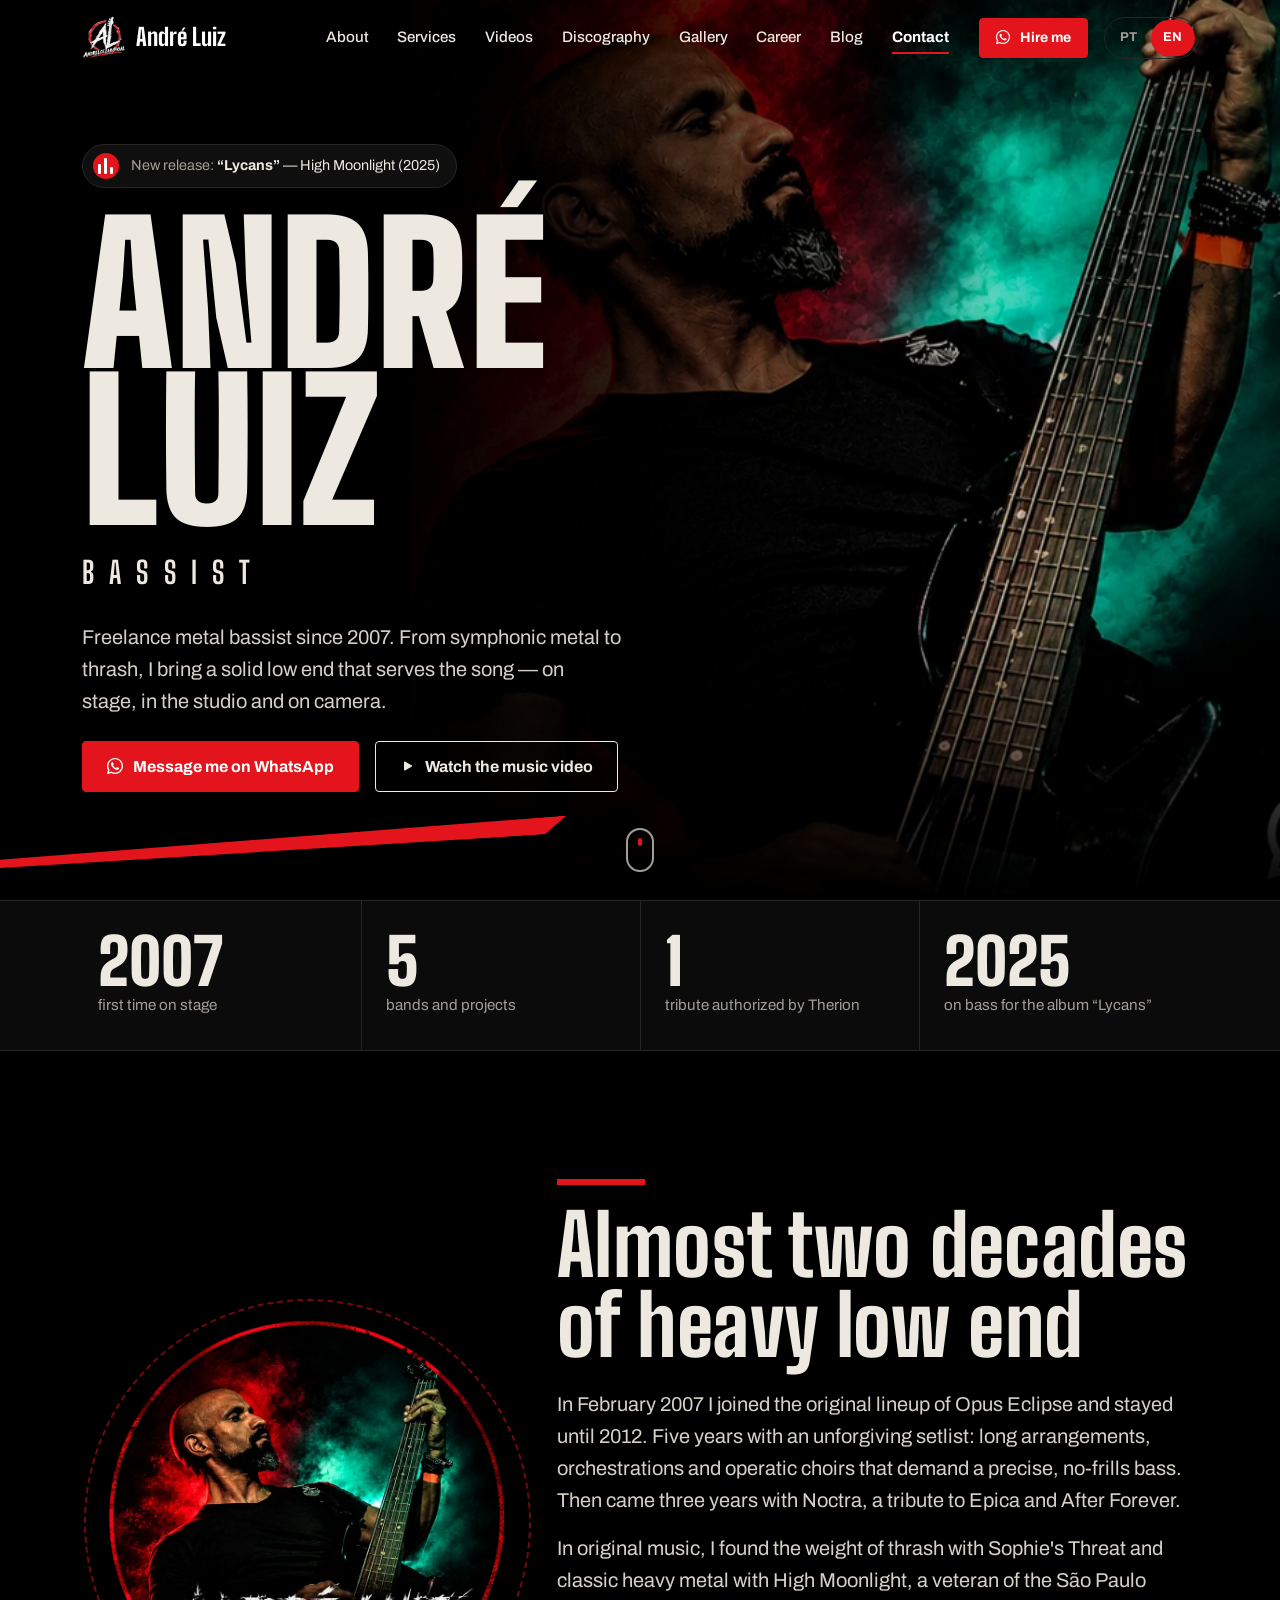
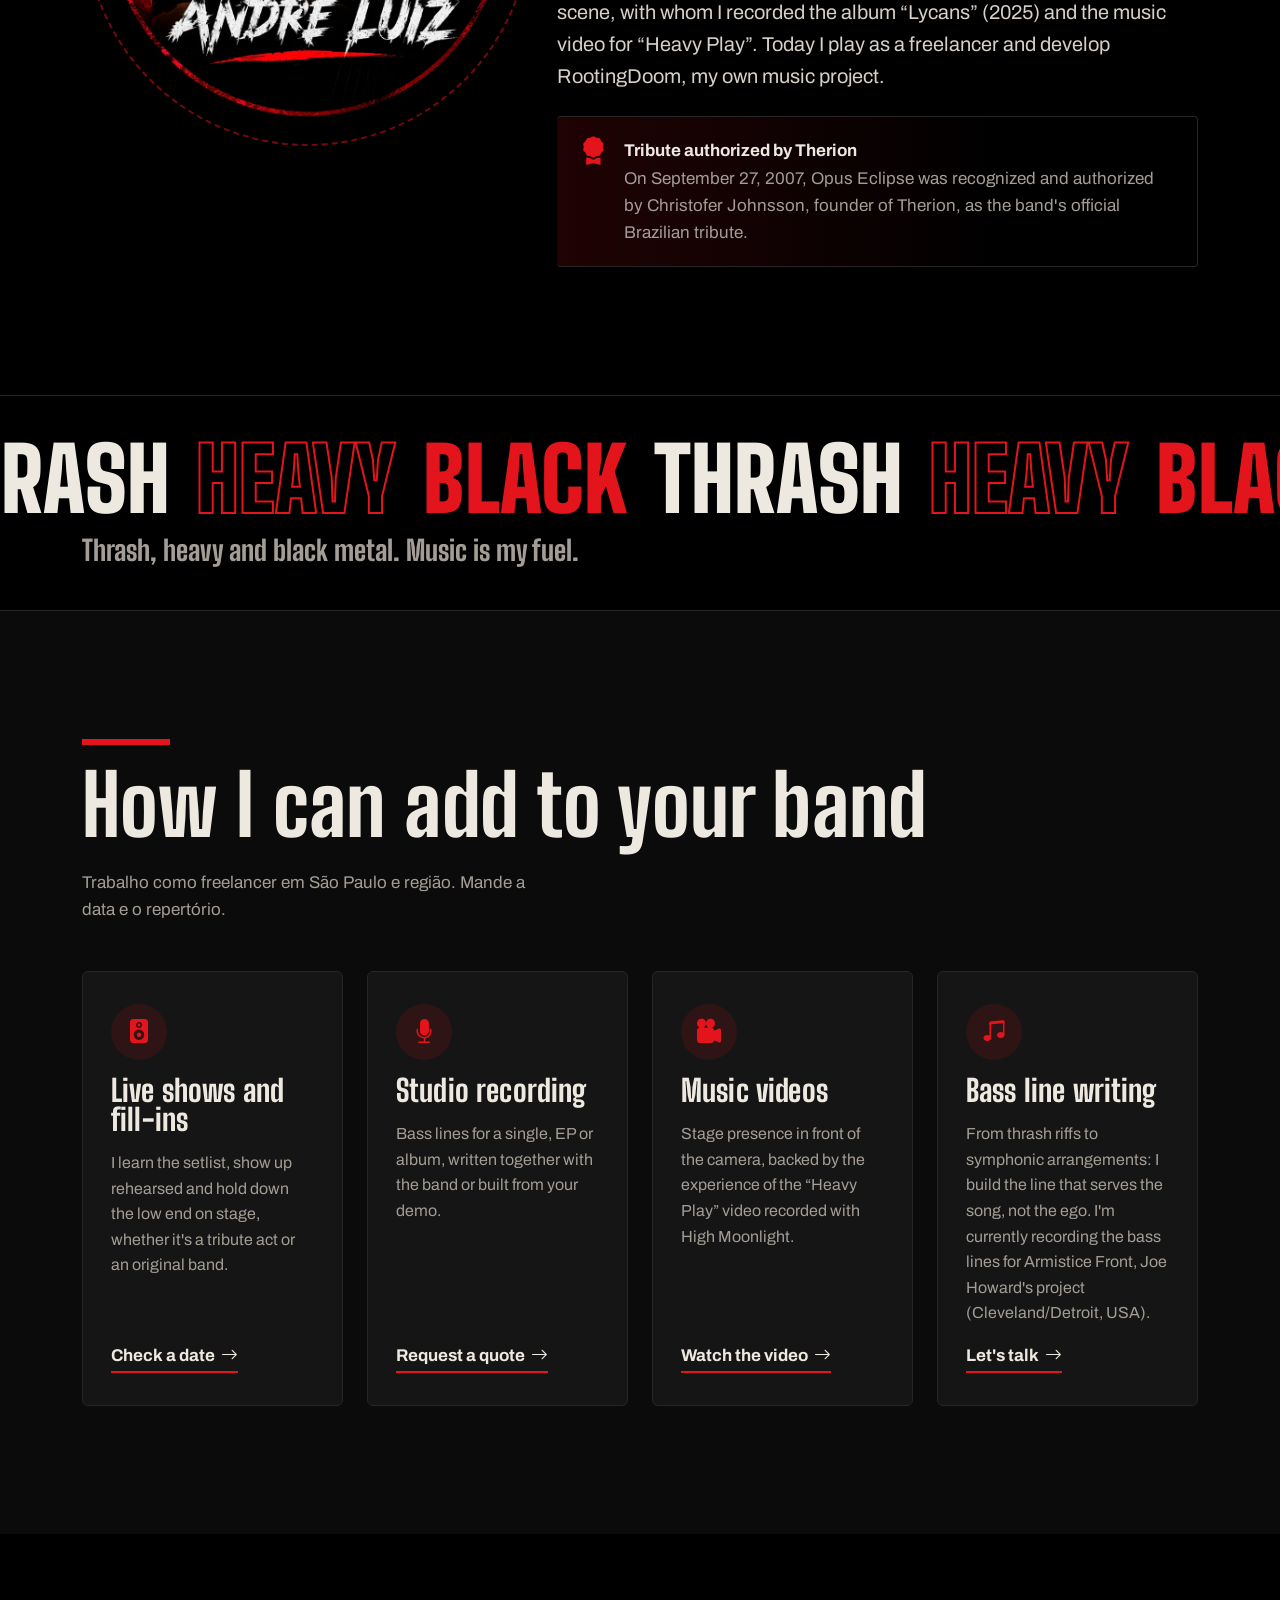
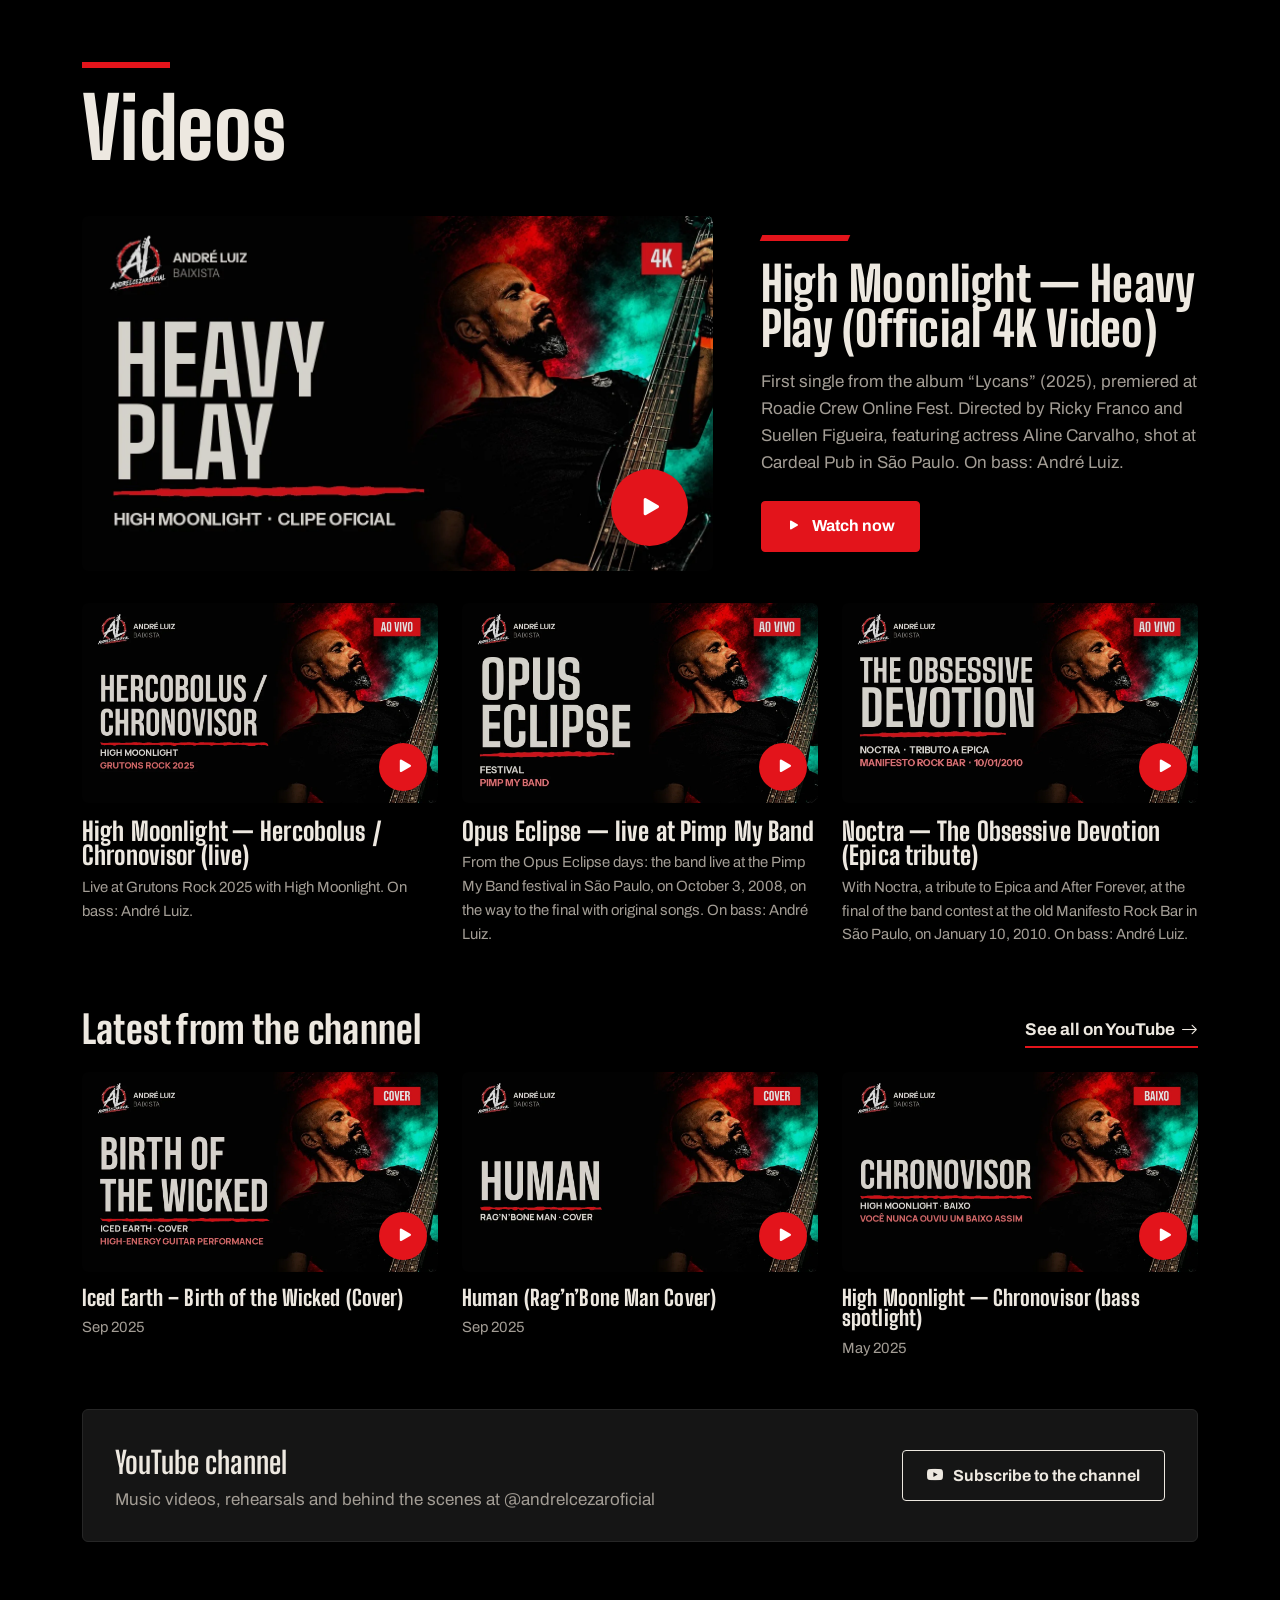
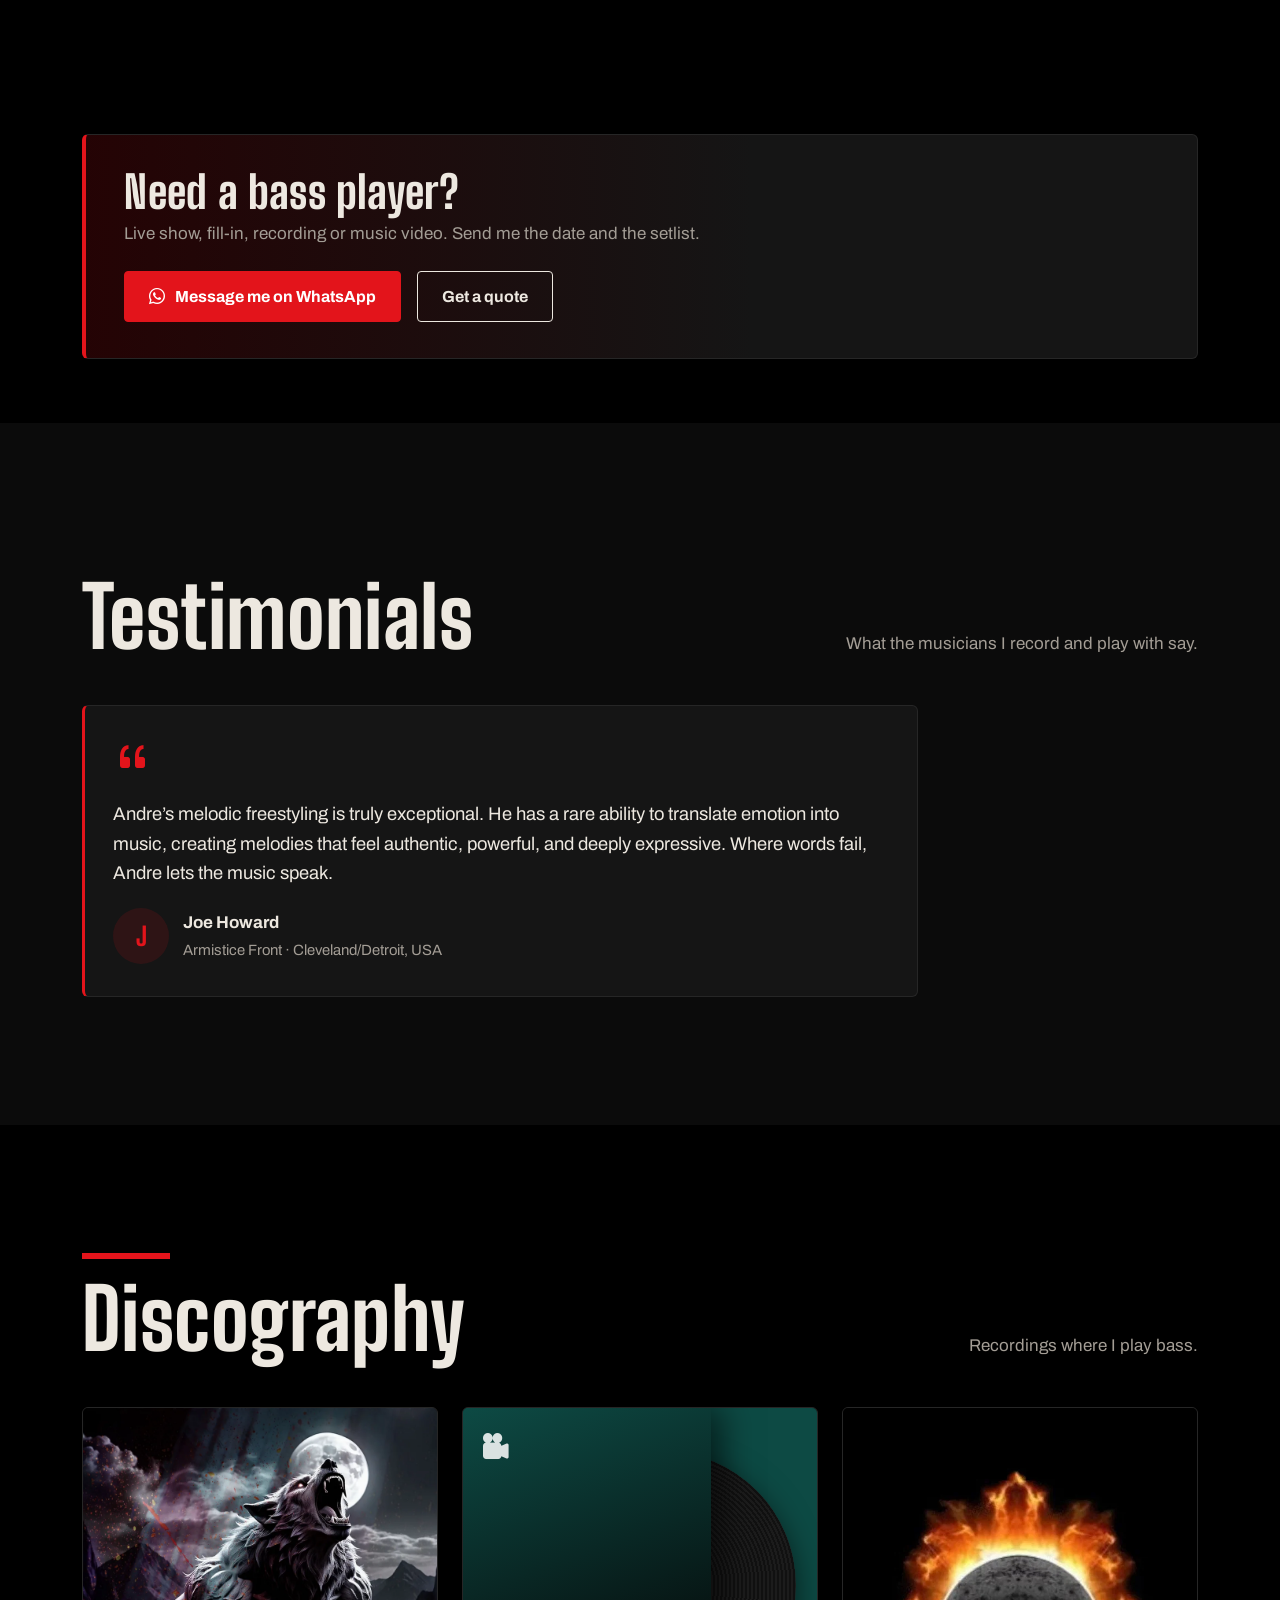
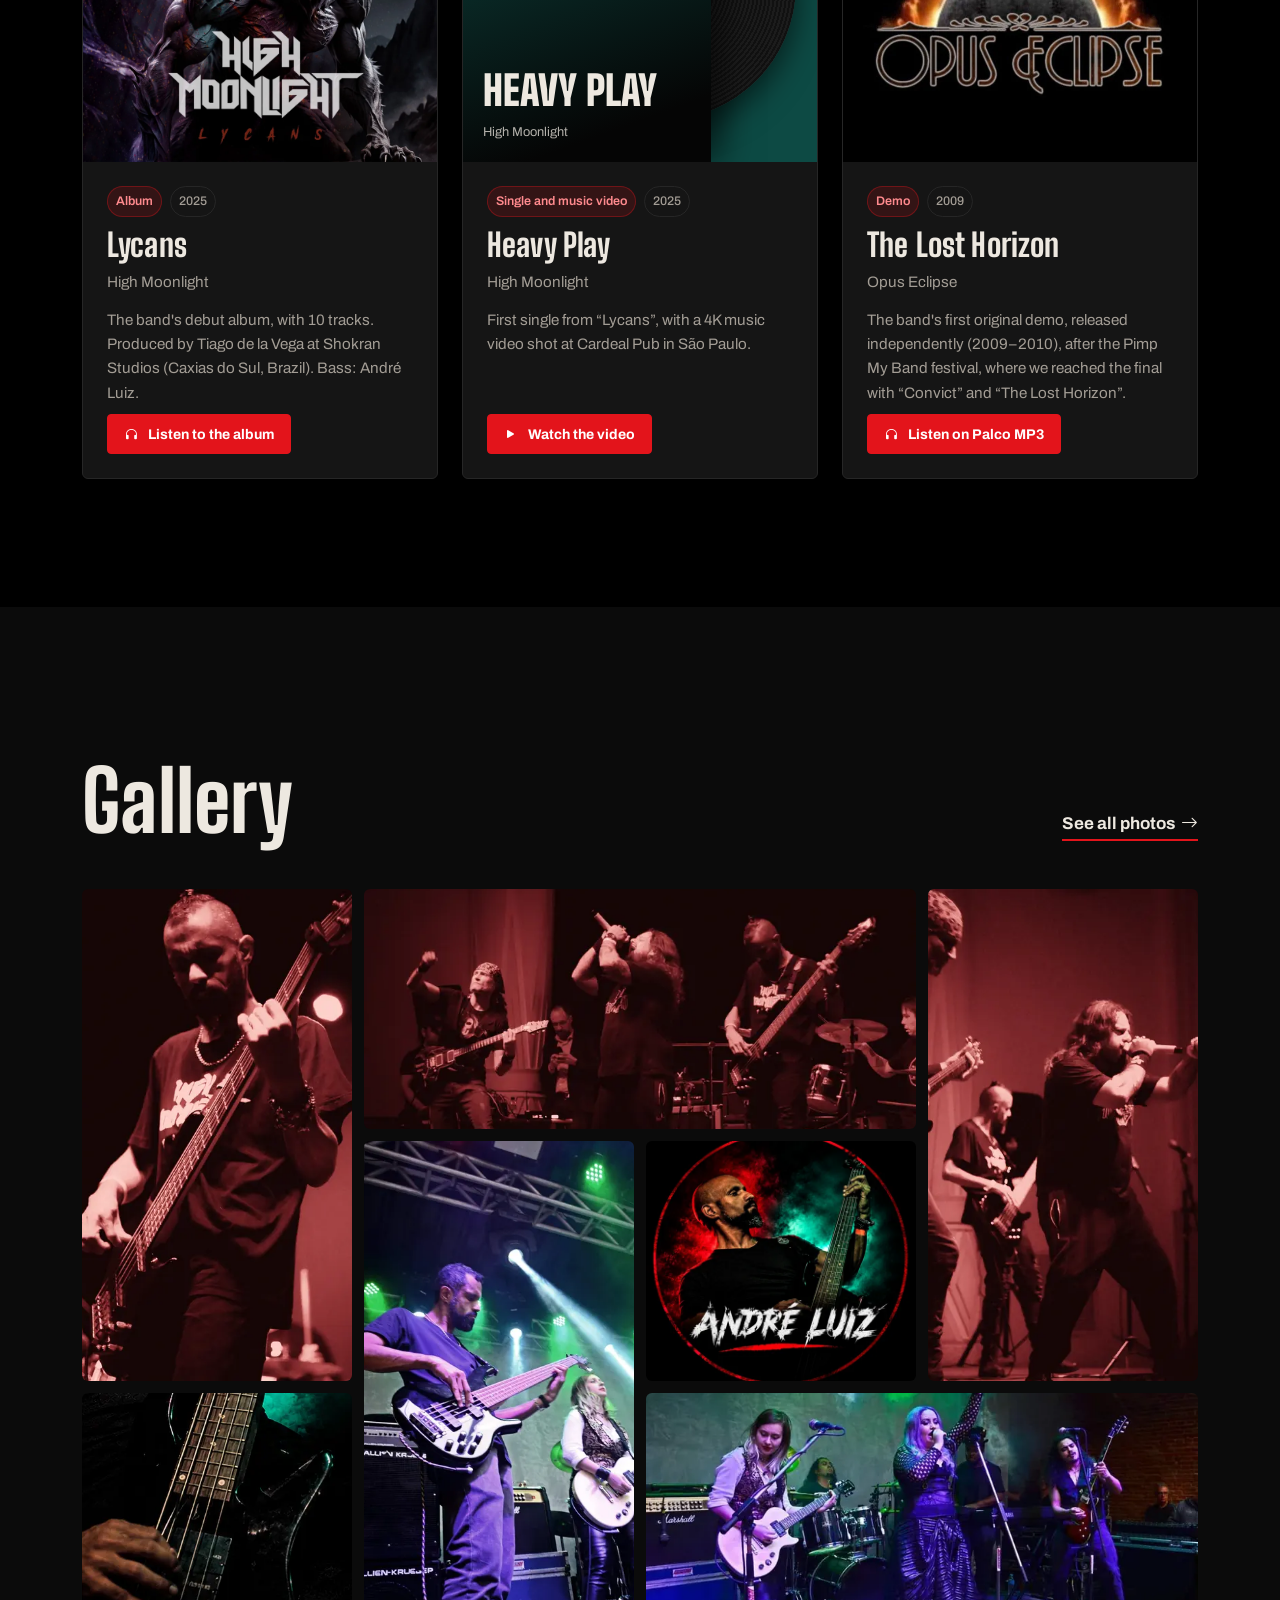
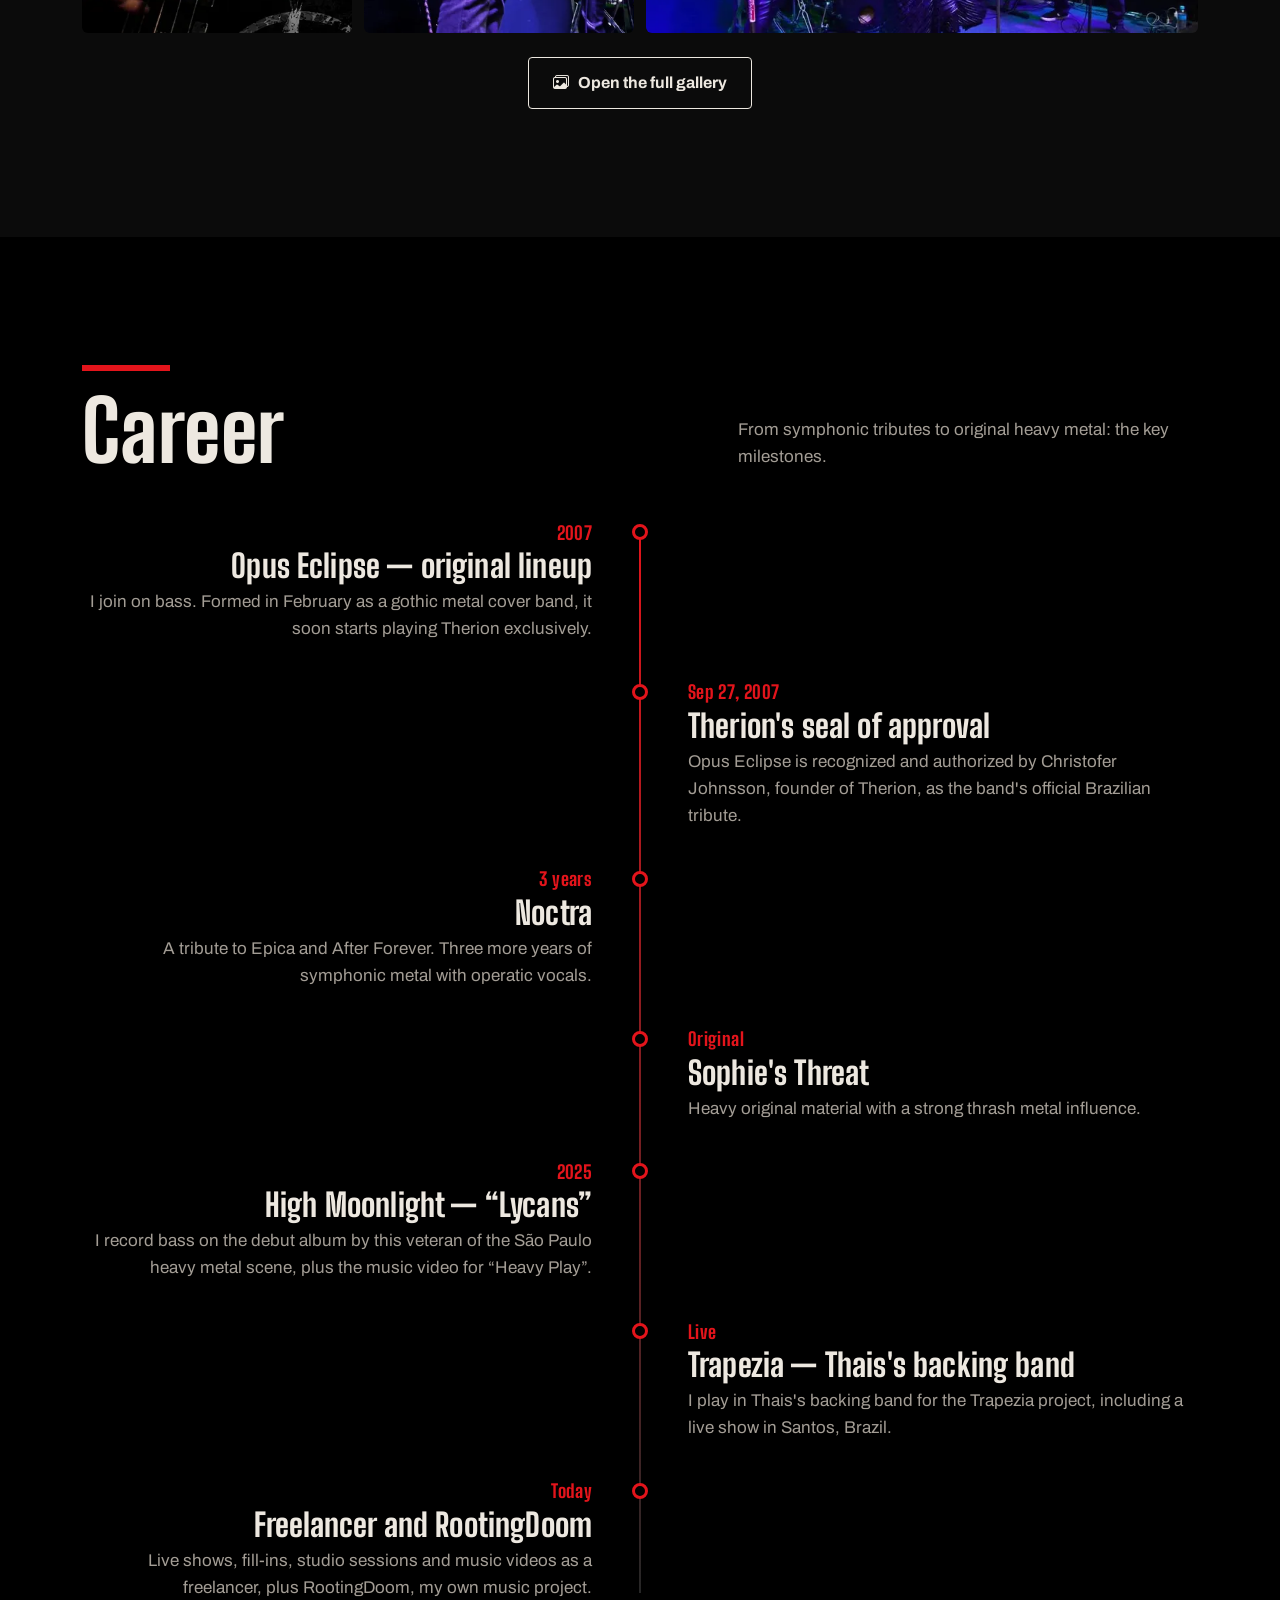
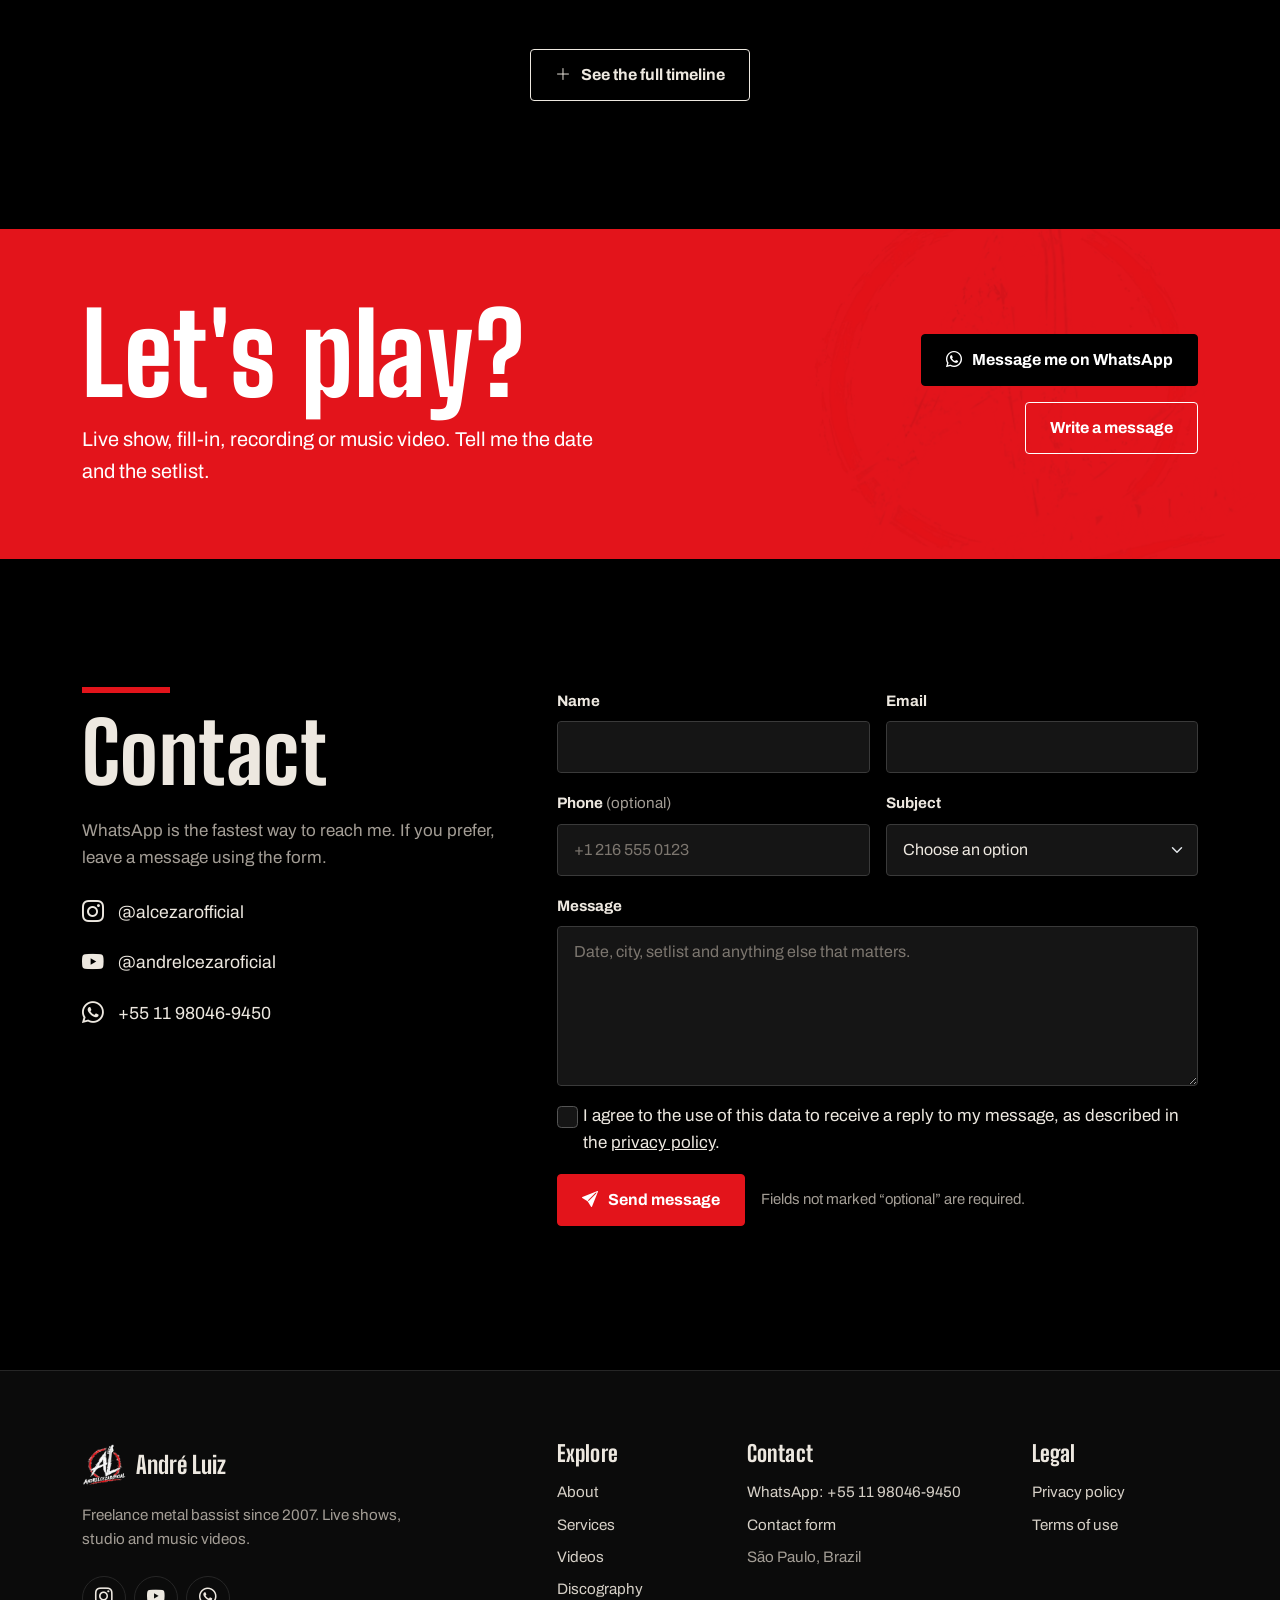
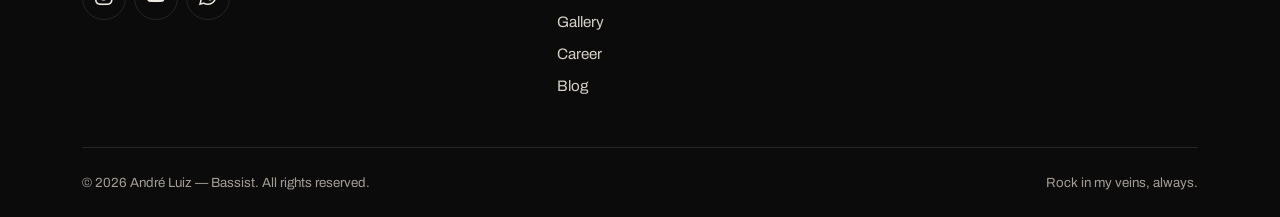
<file: index.html>
<!doctype html>
<html lang="pt-BR" data-bs-theme="dark" class="no-js">
<head>
<meta charset="utf-8">
<meta name="viewport" content="width=device-width, initial-scale=1, viewport-fit=cover">
<script>/* idioma: esconde a página só até a tradução terminar (evita piscar em português) */
(function(){try{var q=new URLSearchParams(location.search).get("lang"),s=null;try{s=localStorage.getItem("al-lang")}catch(e){}var l=q||s||((navigator.language||"").toLowerCase().indexOf("pt")===0?"pt":"en");if(l==="en"){var h=document.documentElement;h.lang="en";h.classList.add("i18n-pendente");setTimeout(function(){h.classList.remove("i18n-pendente")},2500)}}catch(e){}})();</script>
<title>André Luiz — Baixista freelancer de metal | São Paulo</title>
<meta name="description" content="André Luiz, baixista freelancer de metal desde 2007. Baixo no álbum Lycans (High Moonlight), cover autorizado pelo Therion com a Opus Eclipse. Shows, estúdio e videoclipes.">
<meta name="theme-color" content="#000000">
<meta name="referrer" content="strict-origin-when-cross-origin">
<link rel="canonical" href="https://alcezar.com.br/">
<meta property="og:type" content="website">
<meta property="og:locale" content="pt_BR">
<meta property="og:site_name" content="André Luiz — Baixista">
<meta property="og:title" content="André Luiz — Baixista freelancer de metal | São Paulo">
<meta property="og:description" content="André Luiz, baixista freelancer de metal desde 2007. Baixo no álbum Lycans (High Moonlight), cover autorizado pelo Therion com a Opus Eclipse. Shows, estúdio e videoclipes.">
<meta property="og:url" content="https://alcezar.com.br/">
<meta property="og:image" content="https://alcezar.com.br/assets/images/og-image.jpg">
<meta property="og:image:width" content="1200">
<meta property="og:image:height" content="630">
<meta name="twitter:card" content="summary_large_image">
<link rel="icon" type="image/png" href="assets/icons/favicon.png">
<link rel="apple-touch-icon" href="assets/icons/apple-touch-icon.png">
<link rel="stylesheet" href="assets/vendor/bootstrap/bootstrap.min.css">
<link rel="stylesheet" href="assets/vendor/bootstrap-icons/bootstrap-icons.min.css">
<link rel="preconnect" href="https://fonts.googleapis.com">
<link rel="preconnect" href="https://fonts.gstatic.com" crossorigin>
<link rel="stylesheet" href="https://fonts.googleapis.com/css2?family=Archivo:wght@400;500;600;700&family=Big+Shoulders+Display:wght@700;800;900&display=swap">
<link rel="stylesheet" href="assets/css/style.css?v=20261017">
<script type="application/ld+json">
{"@context":"https://schema.org","@type":"Person","name":"André Luiz Cezar","alternateName":"André Luiz","jobTitle":"Baixista","description":"Baixista freelancer de metal desde 2007.","image":"https://alcezar.com.br/assets/images/retrato.webp","url":"https://alcezar.com.br/","address":{"@type":"PostalAddress","addressLocality":"São Paulo","addressRegion":"SP","addressCountry":"BR"},"memberOf":[{"@type":"MusicGroup","name":"High Moonlight"},{"@type":"MusicGroup","name":"Opus Eclipse"}],"sameAs":["https://www.instagram.com/alcezarofficial","https://www.youtube.com/@andrelcezaroficial"],"knowsAbout":["Contrabaixo","Heavy metal","Thrash metal","Black metal","Metal sinfônico"]}
</script>
</head>
<body data-pagina="inicio" data-base="">
<a class="pular btn btn-primary" href="#conteudo">Pular para o conteúdo</a>
<nav class="navbar navbar-expand-xl fixed-top navbar-al" aria-label="Principal">
  <div class="container">
    <a class="navbar-brand" href="index.html" aria-label="André Luiz, baixista — página inicial">
      <img src="assets/images/logo-al-120.webp" alt="" width="44" height="44">André Luiz
    </a>
    <div class="idioma" role="group" aria-label="Idioma / Language" translate="no">
      <button type="button" data-lang="pt" lang="pt-BR" title="Português">PT</button><button type="button" data-lang="en" lang="en" title="English">EN</button>
    </div>
    <button class="navbar-toggler" type="button" data-bs-toggle="offcanvas" data-bs-target="#menu" aria-controls="menu" aria-label="Abrir menu">
      <span class="navbar-toggler-icon"></span>
    </button>
    <div class="offcanvas offcanvas-end" tabindex="-1" id="menu" aria-labelledby="menu-titulo">
      <div class="offcanvas-header">
        <h2 class="offcanvas-title h4" id="menu-titulo">Menu</h2>
        <button type="button" class="btn-close btn-close-white" data-bs-dismiss="offcanvas" aria-label="Fechar menu"></button>
      </div>
      <div class="offcanvas-body align-items-xl-center">
        <ul class="navbar-nav ms-xl-auto">
            <li class="nav-item"><a class="nav-link" href="#sobre">Sobre</a></li>
            <li class="nav-item"><a class="nav-link" href="#servicos">Serviços</a></li>
            <li class="nav-item"><a class="nav-link" href="#videos">Vídeos</a></li>
            <li class="nav-item"><a class="nav-link" href="#discografia">Discografia</a></li>
            <li class="nav-item"><a class="nav-link" href="#galeria">Galeria</a></li>
            <li class="nav-item"><a class="nav-link" href="#carreira">Carreira</a></li>
            <li class="nav-item"><a class="nav-link" href="pages/blog.html">Blog</a></li>
            <li class="nav-item"><a class="nav-link" href="#contato">Contato</a></li>
        </ul>
        <a class="btn btn-primary btn-sm ms-xl-3 mt-4 mt-xl-0" data-whatsapp href="https://wa.me/5511980469450" target="_blank" rel="noopener"><i class="bi bi-whatsapp" aria-hidden="true"></i>Contratar</a>
      </div>
    </div>
  </div>
</nav>
<main id="conteudo">

<section class="hero" id="inicio" aria-labelledby="hero-titulo">
  <div class="hero__fundo" aria-hidden="true"><img src="assets/images/hero.webp" alt="" fetchpriority="high" width="720" height="1254"></div>
  <div class="hero__overlay" aria-hidden="true"></div>
  <div class="hero__risco" aria-hidden="true"></div>
  <div class="container">
    <div class="hero__conteudo">
      <a class="agora-tocando entra" href="#discografia"><span class="eq" aria-hidden="true"><i></i><i></i><i></i></span><span><span class="text-secondary">Lançamento:</span> <strong>“Lycans”</strong> — High Moonlight (2025)</span></a>
      <h1 class="hero__titulo entra" id="hero-titulo"><span>André</span><span>Luiz</span></h1>
      <p class="hero__sub entra">BAIXISTA</p>
      <p class="lead entra mb-4" style="max-width:540px">Baixista freelancer de metal desde 2007. Do metal sinfônico ao thrash, levo para o palco, o estúdio e o videoclipe um grave firme que serve à música.</p>
      <div class="d-flex flex-wrap gap-3 entra">
        <a class="btn btn-primary" data-whatsapp href="https://wa.me/5511980469450" target="_blank" rel="noopener"><i class="bi bi-whatsapp" aria-hidden="true"></i>Chamar no WhatsApp</a>
        <a class="btn btn-outline-light" href="#videos"><i class="bi bi-play-fill" aria-hidden="true"></i>Ver o videoclipe</a>
      </div>
    </div>
  </div>
  <a class="hero__rolar" href="#sobre" aria-label="Rolar até a seção Sobre"></a>
</section>

<section class="numeros" aria-label="Destaques da carreira">
  <div class="container">
    <div class="row row-cols-2 row-cols-md-4 g-0">
      <div class="col"><div class="numero revelar"><strong>2007</strong><span>primeiro palco</span></div></div>
      <div class="col"><div class="numero revelar"><strong>5</strong><span>bandas e projetos</span></div></div>
      <div class="col"><div class="numero revelar"><strong>1</strong><span>cover autorizado pelo Therion</span></div></div>
      <div class="col"><div class="numero revelar"><strong>2025</strong><span>álbum “Lycans” no baixo</span></div></div>
    </div>
  </div>
</section>

<section class="section-pad" id="sobre" aria-labelledby="sobre-titulo">
  <div class="container">
    <div class="row gx-4 gy-5 align-items-center">
      <div class="col-lg-5"><div class="retrato revelar"><img src="assets/images/retrato.webp" alt="André Luiz tocando baixo de cinco cordas sob luz vermelha e verde" width="900" height="900" loading="lazy" decoding="async"></div></div>
      <div class="col-lg-7">
        <span class="traco revelar" aria-hidden="true"></span>
        <h2 class="titulo-secao revelar" id="sobre-titulo">Quase duas décadas de grave pesado</h2>
        <p class="lead revelar mt-4">Em fevereiro de 2007 entrei na primeira formação da Opus Eclipse e fiquei até 2012. Foram cinco anos com um repertório que não perdoa: arranjos longos, orquestrações e coros líricos que exigem um baixo preciso e sem sobra. Depois vieram três anos com a Noctra, tributo a Epica e After Forever.</p>
        <p class="lead revelar">No autoral, encontrei o peso do thrash com a Sophie's Threat e o heavy metal clássico com a High Moonlight, veterana da cena paulistana, com quem gravei o álbum “Lycans” (2025) e o videoclipe de “Heavy Play”. Hoje toco como freelancer e desenvolvo o RootingDoom, meu projeto de som próprio.</p>
        <div class="selo-therion revelar mt-4">
          <i class="bi bi-award-fill" aria-hidden="true"></i>
          <div><strong class="d-block">Cover autorizado pelo Therion</strong><span class="text-secondary">Em 27/09/2007, a Opus Eclipse foi reconhecida e autorizada por Christofer Johnsson, fundador do Therion, como cover brasileiro da banda.</span></div>
        </div>
      </div>
    </div>
  </div>
</section>

<section class="generos" aria-label="Estilos que toco">
  <div class="generos__linha" aria-hidden="true"><span>Thrash</span><span class="vazado">Heavy</span><span class="verm">Black</span><span>Thrash</span><span class="vazado">Heavy</span><span class="verm">Black</span></div>
  <div class="container"><p class="generos__frase mt-3 mb-0 revelar">Thrash, heavy e black metal. A música é o meu combustível.</p></div>
</section>

<section class="section-pad bg-grafite" id="servicos" aria-labelledby="servicos-titulo">
  <div class="container">
    <div class="d-flex flex-wrap justify-content-between align-items-end gap-4 mb-5">
      <div><span class="traco revelar" aria-hidden="true"></span><h2 class="titulo-secao revelar mb-0" id="servicos-titulo">Como posso somar à sua banda</h2></div><p class="text-secondary mb-0 revelar" style="max-width:460px">Trabalho como freelancer em São Paulo e região. Mande a data e o repertório.</p>
    </div>
    <div class="row row-cols-1 row-cols-sm-2 row-cols-xl-4 g-4" data-servicos></div>
  </div>
</section>

<section class="section-pad" id="videos" aria-labelledby="videos-titulo">
  <div class="container">
    <div class="d-flex flex-wrap justify-content-between align-items-end gap-4 mb-5">
      <div><span class="traco revelar" aria-hidden="true"></span><h2 class="titulo-secao revelar mb-0" id="videos-titulo">Vídeos</h2></div>
    </div>
    <div class="row g-4 g-lg-5 align-items-center" data-video-destaque></div>
    <div class="row row-cols-1 row-cols-md-3 g-4 mt-2 rolagem-x" data-videos-lista></div>
    <div class="mt-5" data-videos-canal hidden>
      <div class="d-flex flex-wrap justify-content-between align-items-end gap-3 mb-4">
        <h3 class="mb-0 revelar" style="font-size:clamp(1.8rem,3vw,2.4rem)">Mais recentes do canal</h3>
        <a class="link-seta revelar" href="https://www.youtube.com/@andrelcezaroficial/videos" target="_blank" rel="noopener">Ver todos no YouTube<i class="bi bi-arrow-right" aria-hidden="true"></i></a>
      </div>
      <div class="row row-cols-1 row-cols-md-3 g-4 rolagem-x" data-videos-canal-lista></div>
    </div>
    <div class="canal d-flex flex-wrap justify-content-between align-items-center gap-3 mt-5 revelar">
      <div><strong>Canal no YouTube</strong><span class="text-secondary">Clipes, ensaios e bastidores em @andrelcezaroficial</span></div>
      <a class="btn btn-outline-light" href="https://www.youtube.com/@andrelcezaroficial" target="_blank" rel="noopener"><i class="bi bi-youtube" aria-hidden="true"></i>Inscrever-se no canal</a>
    </div>
  </div>
</section>

<section class="faixa-contratar" aria-labelledby="faixa-titulo">
  <div class="container">
    <div class="faixa-contratar__caixa revelar">
      <div>
        <h2 class="faixa-contratar__titulo" id="faixa-titulo">Precisa de um baixista?</h2>
        <p class="text-secondary mb-0">Show, substituição, gravação ou clipe. Me mande a data e o repertório.</p>
      </div>
      <div class="d-flex flex-wrap gap-3">
        <a class="btn btn-primary" data-whatsapp href="https://wa.me/5511980469450" target="_blank" rel="noopener"><i class="bi bi-whatsapp" aria-hidden="true"></i>Chamar no WhatsApp</a>
        <a class="btn btn-outline-light" href="#contato">Pedir orçamento</a>
      </div>
    </div>
  </div>
</section>

<section class="section-pad bg-grafite" id="depoimentos" aria-labelledby="depoimentos-titulo" hidden>
  <div class="container">
    <div class="d-flex flex-wrap justify-content-between align-items-end gap-4 mb-5">
      <div><span class="traco revelar" aria-hidden="true"></span><h2 class="titulo-secao revelar mb-0" id="depoimentos-titulo">Depoimentos</h2></div><p class="text-secondary mb-0 revelar" style="max-width:460px">O que dizem os músicos com quem gravo e toco.</p>
    </div>
    <div class="row row-cols-1 g-4" data-depoimentos></div>
  </div>
</section>

<section class="section-pad" id="discografia" aria-labelledby="disco-titulo">
  <div class="container">
    <div class="d-flex flex-wrap justify-content-between align-items-end gap-4 mb-5">
      <div><span class="traco revelar" aria-hidden="true"></span><h2 class="titulo-secao revelar mb-0" id="disco-titulo">Discografia</h2></div><p class="text-secondary mb-0 revelar" style="max-width:460px">Gravações em que assino o baixo.</p>
    </div>
    <div class="row row-cols-1 row-cols-md-2 row-cols-lg-3 g-4 rolagem-x" data-lancamentos></div>
  </div>
</section>

<section class="section-pad bg-grafite" id="galeria" aria-labelledby="galeria-titulo">
  <div class="container">
    <div class="d-flex flex-wrap justify-content-between align-items-end gap-4 mb-5">
      <div><span class="traco revelar" aria-hidden="true"></span><h2 class="titulo-secao revelar mb-0" id="galeria-titulo">Galeria</h2></div><a class="link-seta revelar" href="pages/galeria.html">Ver todas as fotos<i class="bi bi-arrow-right" aria-hidden="true"></i></a>
    </div>
    <div class="galeria" data-galeria data-destaques></div>
    <p class="mt-4 mb-0 text-center"><a class="btn btn-outline-light" href="pages/galeria.html"><i class="bi bi-images" aria-hidden="true"></i>Abrir a galeria completa</a></p>
  </div>
</section>

<section class="section-pad" id="carreira" aria-labelledby="carreira-titulo">
  <div class="container">
    <div class="d-flex flex-wrap justify-content-between align-items-end gap-4 mb-5">
      <div><span class="traco revelar" aria-hidden="true"></span><h2 class="titulo-secao revelar mb-0" id="carreira-titulo">Carreira</h2></div><p class="text-secondary mb-0 revelar" style="max-width:460px">Do tributo sinfônico ao heavy metal autoral: os marcos principais.</p>
    </div>
    <ol class="timeline" id="trajetoria" data-trajetoria></ol>
    <div class="text-center mt-5" data-trajetoria-botao hidden><button type="button" class="btn btn-outline-light" aria-controls="trajetoria" aria-expanded="false"><i class="bi bi-plus-lg" aria-hidden="true"></i><span>Ver trajetória completa</span></button></div>
  </div>
</section>

<section class="cta py-5" aria-labelledby="cta-titulo">
  <div class="container py-4 position-relative">
    <div class="row align-items-center g-4">
      <div class="col-lg-7">
        <h2 id="cta-titulo">Vamos tocar?</h2>
        <p class="fs-5 mt-3 mb-0" style="max-width:520px">Show, substituição, gravação ou clipe. Me conte a data e o repertório.</p>
      </div>
      <div class="col-lg-5 d-flex flex-wrap gap-3 justify-content-lg-end">
        <a class="btn btn-dark" data-whatsapp href="https://wa.me/5511980469450" target="_blank" rel="noopener"><i class="bi bi-whatsapp" aria-hidden="true"></i>Chamar no WhatsApp</a>
        <a class="btn btn-outline-light" href="#contato">Escrever uma mensagem</a>
      </div>
    </div>
  </div>
</section>

<section class="section-pad" id="contato" aria-labelledby="contato-titulo">
  <div class="container">
    <div class="row gx-4 gy-5">
      <div class="col-lg-5">
        <span class="traco revelar" aria-hidden="true"></span>
        <h2 class="titulo-secao revelar" id="contato-titulo">Contato</h2>
        <p class="text-secondary mt-4 revelar" style="max-width:420px">O caminho mais rápido é o WhatsApp. Se preferir, deixe sua mensagem no formulário.</p>
        <ul class="contato-lista list-unstyled d-grid gap-3 mt-4 revelar" data-lista-contato></ul>
      </div>
      <div class="col-lg-7"><form class="row g-3 revelar" data-form-contato novalidate aria-describedby="home-nota">
  <div class="col-md-6"><label class="form-label" for="home-nome">Nome</label><input class="form-control" id="home-nome" name="nome" type="text" autocomplete="name" required maxlength="100" aria-describedby="erro-home-nome"><div class="invalid-feedback" id="erro-home-nome" aria-live="polite"></div></div>
  <div class="col-md-6"><label class="form-label" for="home-email">E-mail</label><input class="form-control" id="home-email" name="email" type="email" autocomplete="email" required maxlength="150" aria-describedby="erro-home-email"><div class="invalid-feedback" id="erro-home-email" aria-live="polite"></div></div>
  <div class="col-md-6"><label class="form-label" for="home-telefone">Telefone <span class="fw-normal text-secondary">(opcional)</span></label><input class="form-control" id="home-telefone" name="telefone" type="tel" inputmode="tel" autocomplete="tel" placeholder="(11) 91234-5678" aria-describedby="erro-home-telefone"><div class="invalid-feedback" id="erro-home-telefone" aria-live="polite"></div></div>
  <div class="col-md-6"><label class="form-label" for="home-assunto">Assunto</label>
    <select class="form-select" id="home-assunto" name="assunto" required aria-describedby="erro-home-assunto">
      <option value="">Escolha uma opção</option>
      <option>Show ou substituição</option>
      <option>Gravação de estúdio</option>
      <option>Videoclipe</option>
      <option>Banda autoral / projeto</option>
      <option>Outro assunto</option>
    </select><div class="invalid-feedback" id="erro-home-assunto" aria-live="polite"></div></div>
  <div class="col-12"><label class="form-label" for="home-mensagem">Mensagem</label><textarea class="form-control" id="home-mensagem" name="mensagem" required minlength="20" maxlength="3000" placeholder="Data, cidade, repertório e o que mais for importante." aria-describedby="erro-home-mensagem"></textarea><div class="invalid-feedback" id="erro-home-mensagem" aria-live="polite"></div></div>
  <div class="visually-hidden" aria-hidden="true"><label for="home-honey">Não preencha este campo</label><input id="home-honey" name="_honey" type="text" tabindex="-1" autocomplete="off"></div>
  <div class="col-12"><div class="form-check"><input class="form-check-input" id="home-aceite" name="aceite" type="checkbox" required aria-describedby="erro-home-aceite"><label class="form-check-label" for="home-aceite">Autorizo o uso destes dados para receber resposta ao meu contato, conforme a <a href="pages/privacidade.html">política de privacidade</a>.</label><div class="invalid-feedback" id="erro-home-aceite" aria-live="polite"></div></div></div>
  <div class="col-12 d-flex flex-wrap align-items-center gap-3"><button class="btn btn-primary" type="submit"><i class="bi bi-send-fill" aria-hidden="true"></i>Enviar mensagem</button><span id="home-nota" class="small text-secondary">Campos sem “opcional” são obrigatórios.</span></div>
  <div class="col-12"><div class="alert d-none mb-0" role="status" aria-live="polite" data-form-status></div></div>
</form></div>
    </div>
  </div>
</section>

</main>
<footer class="footer pt-5 pb-4">
  <div class="container pt-4">
    <div class="row gx-4 gy-5">
      <div class="col-lg-4">
        <a class="navbar-brand text-decoration-none" href="index.html"><img src="assets/images/logo-al-120.webp" alt="" width="44" height="44" loading="lazy">André Luiz</a>
        <p class="text-secondary mt-3 mb-0" style="max-width:320px">Baixista freelancer de metal desde 2007. Shows, estúdio e videoclipes.</p>
        <div class="redes d-flex gap-2 mt-4" data-redes></div>
      </div>
      <div class="col-6 col-lg-2 offset-lg-1">
        <h2>Navegue</h2>
        <ul class="list-unstyled d-grid gap-2 mb-0">
          <li><a href="index.html#sobre">Sobre</a></li>
          <li><a href="index.html#servicos">Serviços</a></li>
          <li><a href="index.html#videos">Vídeos</a></li>
          <li><a href="index.html#discografia">Discografia</a></li>
          <li><a href="pages/galeria.html">Galeria</a></li>
          <li><a href="index.html#carreira">Carreira</a></li>
          <li><a href="pages/blog.html">Blog</a></li>
        </ul>
      </div>
      <div class="col-6 col-lg-3">
        <h2>Contato</h2>
        <ul class="list-unstyled d-grid gap-2 mb-0">
          <li><a data-whatsapp href="https://wa.me/5511980469450" target="_blank" rel="noopener">WhatsApp: +55 11 98046-9450</a></li>
          <li><a href="pages/contato.html">Formulário de contato</a></li>
          <li class="text-secondary">São Paulo, SP</li>
        </ul>
      </div>
      <div class="col-6 col-lg-2">
        <h2>Legal</h2>
        <ul class="list-unstyled d-grid gap-2 mb-0">
          <li><a href="pages/privacidade.html">Política de privacidade</a></li>
          <li><a href="pages/termos.html">Termos de uso</a></li>
        </ul>
      </div>
    </div>
    <div class="d-flex flex-wrap justify-content-between gap-3 mt-5 pt-4 border-top text-secondary small">
      <span>© <span data-ano>2026</span> André Luiz — Baixista. Todos os direitos reservados.</span>
      <span>Rock na veia, sempre.</span>
    </div>
  </div>
</footer>
<button class="topo" type="button" aria-label="Voltar ao topo"><i class="bi bi-arrow-up" aria-hidden="true"></i></button>
<div class="modal fade" id="lightbox" tabindex="-1" aria-label="Foto ampliada" aria-hidden="true">
  <button type="button" class="modal-fechar" data-bs-dismiss="modal" aria-label="Fechar"><i class="bi bi-x-lg" aria-hidden="true"></i></button>
  <div class="modal-dialog modal-dialog-centered modal-xl">
    <div class="modal-content">
      <div id="lightbox-carrossel" class="carousel slide" data-bs-interval="false" data-bs-touch="true">
        <div class="carousel-inner text-center" data-carrossel></div>
        <button class="carousel-control-prev" type="button" data-bs-target="#lightbox-carrossel" data-bs-slide="prev"><span class="carousel-control-prev-icon" aria-hidden="true"></span><span class="visually-hidden">Foto anterior</span></button>
        <button class="carousel-control-next" type="button" data-bs-target="#lightbox-carrossel" data-bs-slide="next"><span class="carousel-control-next-icon" aria-hidden="true"></span><span class="visually-hidden">Próxima foto</span></button>
      </div>
    </div>
  </div>
</div>
<div class="modal fade" id="video-modal" tabindex="-1" aria-label="Reprodução de vídeo" aria-hidden="true">
  <button type="button" class="modal-fechar" data-bs-dismiss="modal" aria-label="Fechar vídeo"><i class="bi bi-x-lg" aria-hidden="true"></i></button>
  <div class="modal-dialog modal-dialog-centered modal-xl">
    <div class="modal-content"><div class="ratio ratio-16x9" data-video-caixa></div></div>
  </div>
</div>
<script src="assets/vendor/bootstrap/bootstrap.bundle.min.js" defer></script>
<script src="assets/js/i18n.js?v=20261017" defer></script>
<script src="assets/js/data.js?v=20261017" defer></script>
<script src="assets/js/videos-canal.js?v=72ff1e6d" defer></script>
<script src="assets/js/script.js?v=20261017" defer></script>
</body>
</html>
</file>
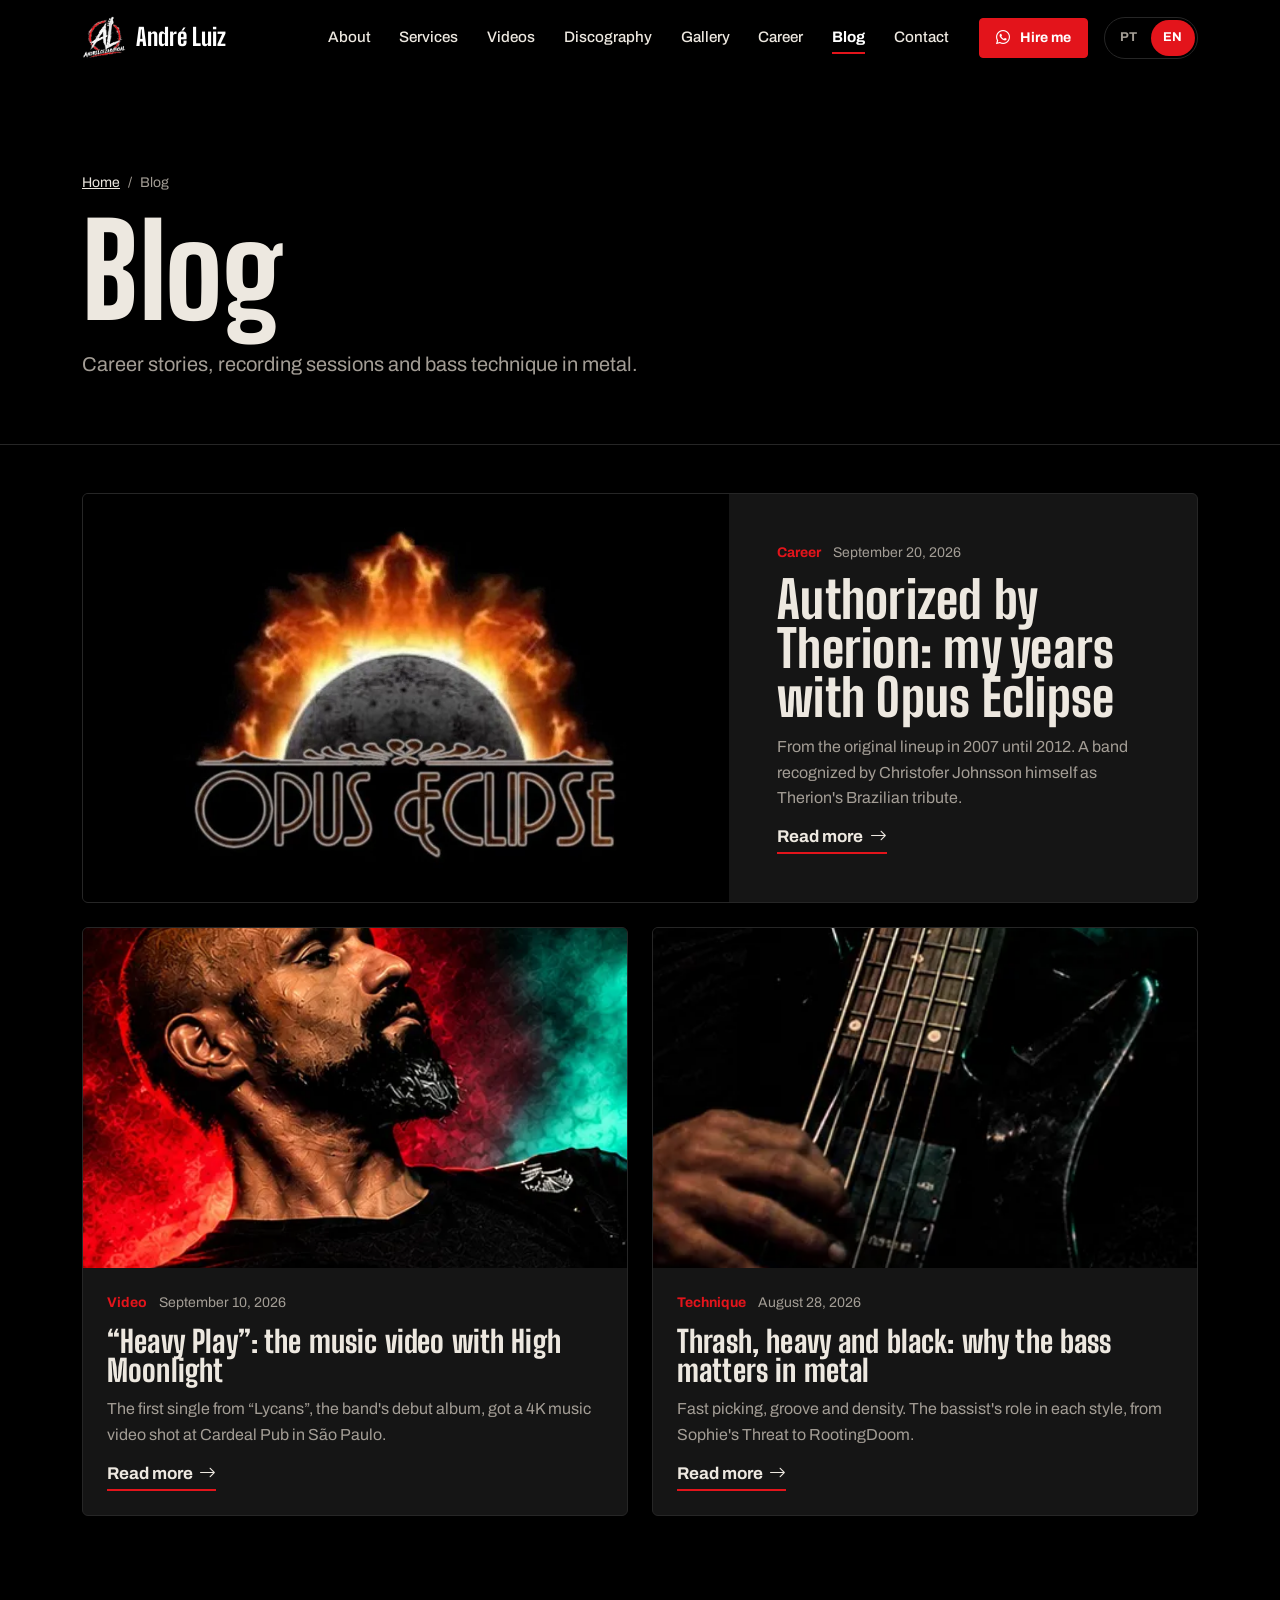
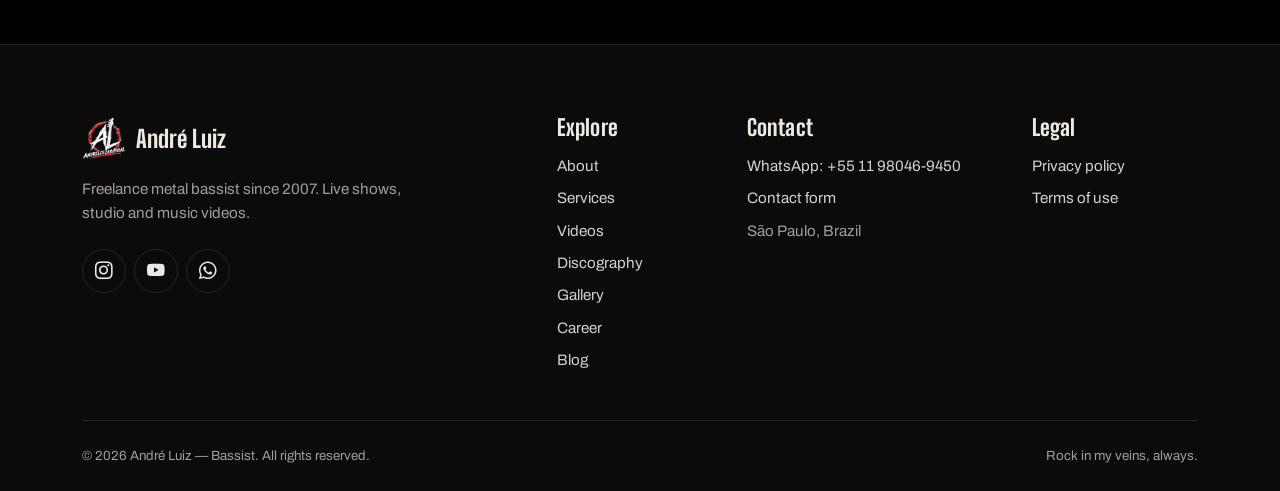
<file: pages/blog.html>
<!doctype html>
<html lang="pt-BR" data-bs-theme="dark" class="no-js">
<head>
<meta charset="utf-8">
<meta name="viewport" content="width=device-width, initial-scale=1, viewport-fit=cover">
<script>/* idioma: esconde a página só até a tradução terminar (evita piscar em português) */
(function(){try{var q=new URLSearchParams(location.search).get("lang"),s=null;try{s=localStorage.getItem("al-lang")}catch(e){}var l=q||s||((navigator.language||"").toLowerCase().indexOf("pt")===0?"pt":"en");if(l==="en"){var h=document.documentElement;h.lang="en";h.classList.add("i18n-pendente");setTimeout(function(){h.classList.remove("i18n-pendente")},2500)}}catch(e){}})();</script>
<title>Blog | André Luiz — Baixista</title>
<meta name="description" content="Histórias, bastidores e técnica de contrabaixo no metal, por André Luiz.">
<meta name="theme-color" content="#000000">
<meta name="referrer" content="strict-origin-when-cross-origin">
<link rel="canonical" href="https://alcezar.com.br/pages/blog.html">
<meta property="og:type" content="website">
<meta property="og:locale" content="pt_BR">
<meta property="og:site_name" content="André Luiz — Baixista">
<meta property="og:title" content="Blog | André Luiz — Baixista">
<meta property="og:description" content="Histórias, bastidores e técnica de contrabaixo no metal, por André Luiz.">
<meta property="og:url" content="https://alcezar.com.br/pages/blog.html">
<meta property="og:image" content="https://alcezar.com.br/assets/images/og-image.jpg">
<meta property="og:image:width" content="1200">
<meta property="og:image:height" content="630">
<meta name="twitter:card" content="summary_large_image">
<link rel="icon" type="image/png" href="../assets/icons/favicon.png">
<link rel="apple-touch-icon" href="../assets/icons/apple-touch-icon.png">
<link rel="stylesheet" href="../assets/vendor/bootstrap/bootstrap.min.css">
<link rel="stylesheet" href="../assets/vendor/bootstrap-icons/bootstrap-icons.min.css">
<link rel="preconnect" href="https://fonts.googleapis.com">
<link rel="preconnect" href="https://fonts.gstatic.com" crossorigin>
<link rel="stylesheet" href="https://fonts.googleapis.com/css2?family=Archivo:wght@400;500;600;700&family=Big+Shoulders+Display:wght@700;800;900&display=swap">
<link rel="stylesheet" href="../assets/css/style.css?v=20261017">
</head>
<body data-pagina="blog" data-base="../">
<a class="pular btn btn-primary" href="#conteudo">Pular para o conteúdo</a>
<nav class="navbar navbar-expand-xl fixed-top navbar-al" aria-label="Principal">
  <div class="container">
    <a class="navbar-brand" href="../index.html" aria-label="André Luiz, baixista — página inicial">
      <img src="../assets/images/logo-al-120.webp" alt="" width="44" height="44">André Luiz
    </a>
    <div class="idioma" role="group" aria-label="Idioma / Language" translate="no">
      <button type="button" data-lang="pt" lang="pt-BR" title="Português">PT</button><button type="button" data-lang="en" lang="en" title="English">EN</button>
    </div>
    <button class="navbar-toggler" type="button" data-bs-toggle="offcanvas" data-bs-target="#menu" aria-controls="menu" aria-label="Abrir menu">
      <span class="navbar-toggler-icon"></span>
    </button>
    <div class="offcanvas offcanvas-end" tabindex="-1" id="menu" aria-labelledby="menu-titulo">
      <div class="offcanvas-header">
        <h2 class="offcanvas-title h4" id="menu-titulo">Menu</h2>
        <button type="button" class="btn-close btn-close-white" data-bs-dismiss="offcanvas" aria-label="Fechar menu"></button>
      </div>
      <div class="offcanvas-body align-items-xl-center">
        <ul class="navbar-nav ms-xl-auto">
            <li class="nav-item"><a class="nav-link" href="../index.html#sobre">Sobre</a></li>
            <li class="nav-item"><a class="nav-link" href="../index.html#servicos">Serviços</a></li>
            <li class="nav-item"><a class="nav-link" href="../index.html#videos">Vídeos</a></li>
            <li class="nav-item"><a class="nav-link" href="../index.html#discografia">Discografia</a></li>
            <li class="nav-item"><a class="nav-link" href="../pages/galeria.html">Galeria</a></li>
            <li class="nav-item"><a class="nav-link" href="../index.html#carreira">Carreira</a></li>
            <li class="nav-item"><a class="nav-link active" href="../pages/blog.html" aria-current="page">Blog</a></li>
            <li class="nav-item"><a class="nav-link" href="../pages/contato.html">Contato</a></li>
        </ul>
        <a class="btn btn-primary btn-sm ms-xl-3 mt-4 mt-xl-0" data-whatsapp href="https://wa.me/5511980469450" target="_blank" rel="noopener"><i class="bi bi-whatsapp" aria-hidden="true"></i>Contratar</a>
      </div>
    </div>
  </div>
</nav>
<main id="conteudo">
<section class="pagina-topo">
  <div class="container">
    <nav aria-label="Você está em"><ol class="breadcrumb mb-3"><li class="breadcrumb-item"><a href="../index.html">Início</a></li><li class="breadcrumb-item active" aria-current="page">Blog</li></ol></nav>
    <h1>Blog</h1>
    <p class="lead text-secondary mt-3 mb-0" style="max-width:560px">Trajetória, bastidores de gravação e técnica de baixo no metal.</p>
  </div>
</section>
<section class="section-pad pt-5"><div class="container"><div class="row g-4" data-posts></div></div></section>
<section class="section-pad" data-artigo hidden><div class="container"></div></section>
</main>
<footer class="footer pt-5 pb-4">
  <div class="container pt-4">
    <div class="row gx-4 gy-5">
      <div class="col-lg-4">
        <a class="navbar-brand text-decoration-none" href="../index.html"><img src="../assets/images/logo-al-120.webp" alt="" width="44" height="44" loading="lazy">André Luiz</a>
        <p class="text-secondary mt-3 mb-0" style="max-width:320px">Baixista freelancer de metal desde 2007. Shows, estúdio e videoclipes.</p>
        <div class="redes d-flex gap-2 mt-4" data-redes></div>
      </div>
      <div class="col-6 col-lg-2 offset-lg-1">
        <h2>Navegue</h2>
        <ul class="list-unstyled d-grid gap-2 mb-0">
          <li><a href="../index.html#sobre">Sobre</a></li>
          <li><a href="../index.html#servicos">Serviços</a></li>
          <li><a href="../index.html#videos">Vídeos</a></li>
          <li><a href="../index.html#discografia">Discografia</a></li>
          <li><a href="../pages/galeria.html">Galeria</a></li>
          <li><a href="../index.html#carreira">Carreira</a></li>
          <li><a href="../pages/blog.html">Blog</a></li>
        </ul>
      </div>
      <div class="col-6 col-lg-3">
        <h2>Contato</h2>
        <ul class="list-unstyled d-grid gap-2 mb-0">
          <li><a data-whatsapp href="https://wa.me/5511980469450" target="_blank" rel="noopener">WhatsApp: +55 11 98046-9450</a></li>
          <li><a href="../pages/contato.html">Formulário de contato</a></li>
          <li class="text-secondary">São Paulo, SP</li>
        </ul>
      </div>
      <div class="col-6 col-lg-2">
        <h2>Legal</h2>
        <ul class="list-unstyled d-grid gap-2 mb-0">
          <li><a href="../pages/privacidade.html">Política de privacidade</a></li>
          <li><a href="../pages/termos.html">Termos de uso</a></li>
        </ul>
      </div>
    </div>
    <div class="d-flex flex-wrap justify-content-between gap-3 mt-5 pt-4 border-top text-secondary small">
      <span>© <span data-ano>2026</span> André Luiz — Baixista. Todos os direitos reservados.</span>
      <span>Rock na veia, sempre.</span>
    </div>
  </div>
</footer>
<button class="topo" type="button" aria-label="Voltar ao topo"><i class="bi bi-arrow-up" aria-hidden="true"></i></button>

<script src="../assets/vendor/bootstrap/bootstrap.bundle.min.js" defer></script>
<script src="../assets/js/i18n.js?v=20261017" defer></script>
<script src="../assets/js/data.js?v=20261017" defer></script>
<script src="../assets/js/script.js?v=20261017" defer></script>
</body>
</html>
</file>
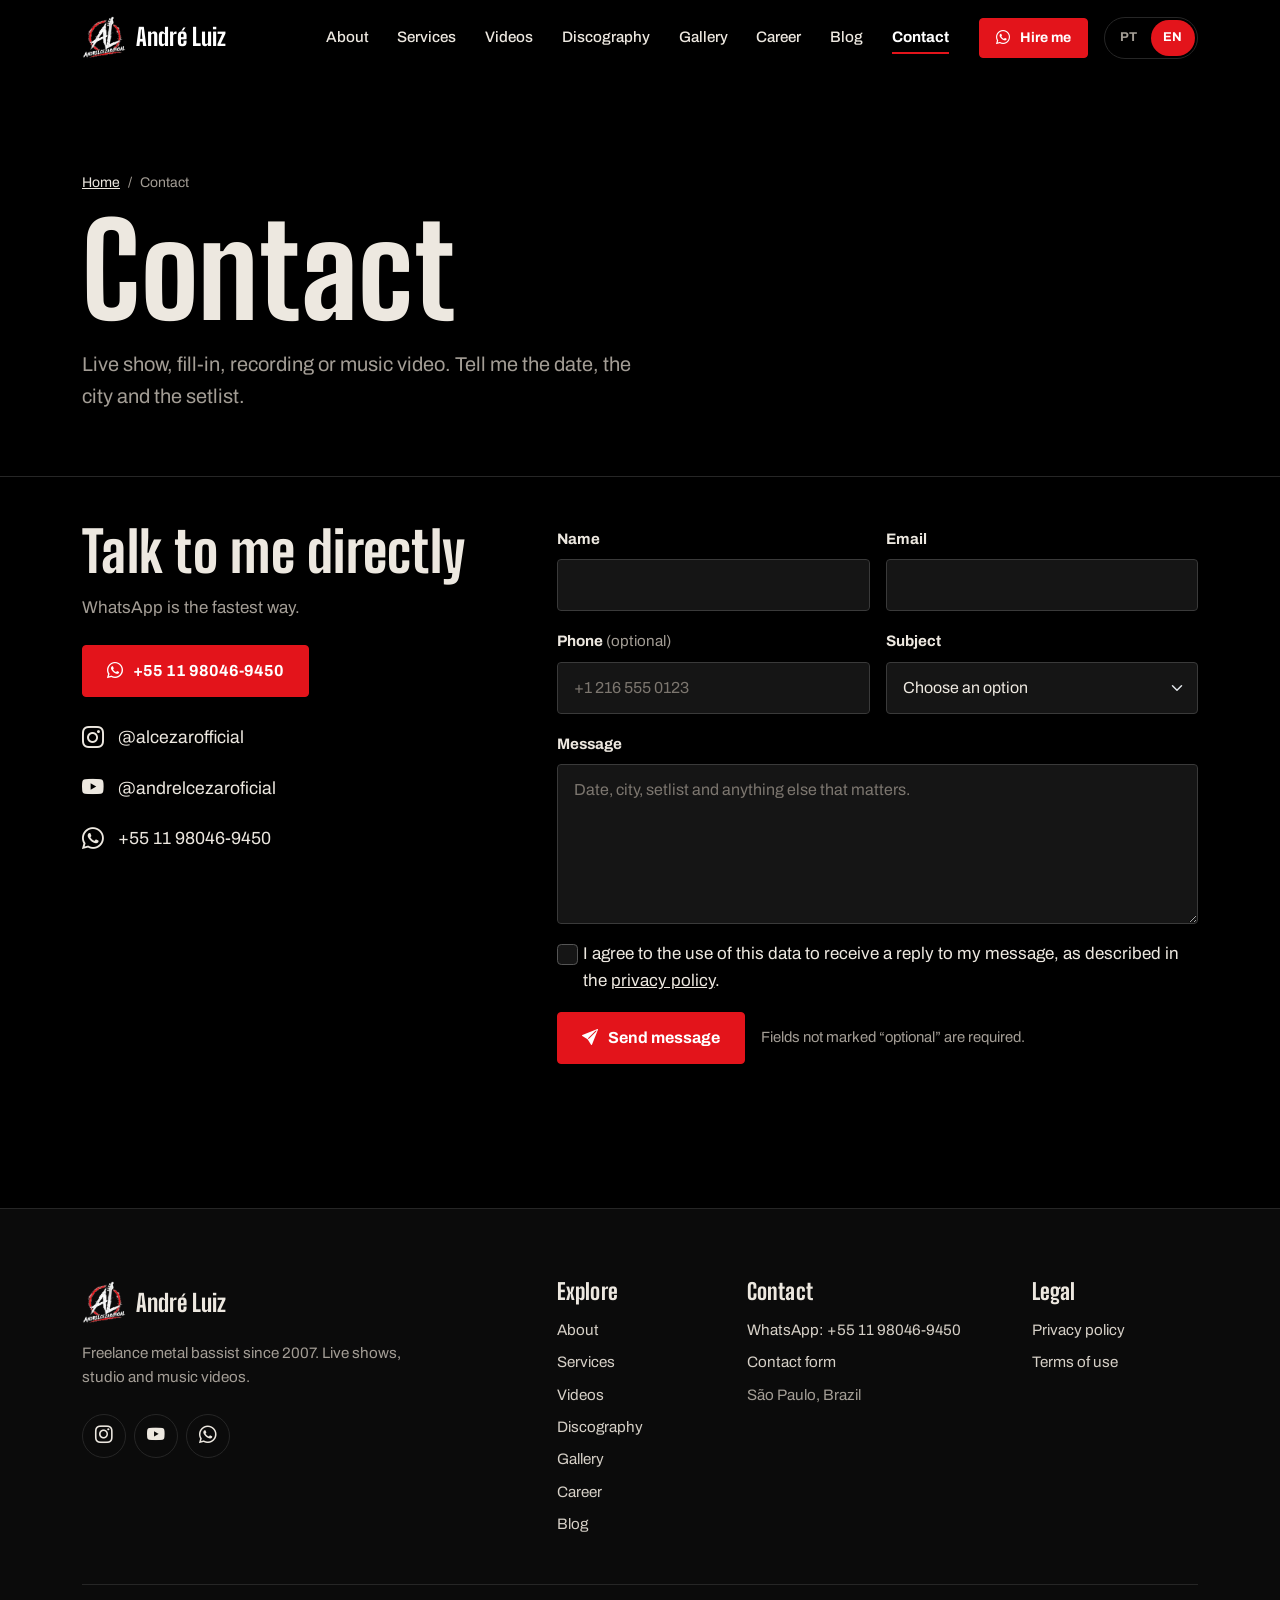
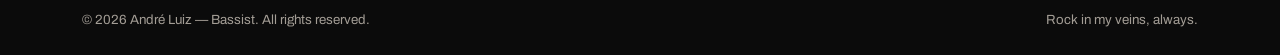
<file: pages/contato.html>
<!doctype html>
<html lang="pt-BR" data-bs-theme="dark" class="no-js">
<head>
<meta charset="utf-8">
<meta name="viewport" content="width=device-width, initial-scale=1, viewport-fit=cover">
<script>/* idioma: esconde a página só até a tradução terminar (evita piscar em português) */
(function(){try{var q=new URLSearchParams(location.search).get("lang"),s=null;try{s=localStorage.getItem("al-lang")}catch(e){}var l=q||s||((navigator.language||"").toLowerCase().indexOf("pt")===0?"pt":"en");if(l==="en"){var h=document.documentElement;h.lang="en";h.classList.add("i18n-pendente");setTimeout(function(){h.classList.remove("i18n-pendente")},2500)}}catch(e){}})();</script>
<title>Contato | André Luiz — Baixista</title>
<meta name="description" content="Contrate André Luiz para shows, substituições, gravação de estúdio e videoclipes.">
<meta name="theme-color" content="#000000">
<meta name="referrer" content="strict-origin-when-cross-origin">
<link rel="canonical" href="https://alcezar.com.br/pages/contato.html">
<meta property="og:type" content="website">
<meta property="og:locale" content="pt_BR">
<meta property="og:site_name" content="André Luiz — Baixista">
<meta property="og:title" content="Contato | André Luiz — Baixista">
<meta property="og:description" content="Contrate André Luiz para shows, substituições, gravação de estúdio e videoclipes.">
<meta property="og:url" content="https://alcezar.com.br/pages/contato.html">
<meta property="og:image" content="https://alcezar.com.br/assets/images/og-image.jpg">
<meta property="og:image:width" content="1200">
<meta property="og:image:height" content="630">
<meta name="twitter:card" content="summary_large_image">
<link rel="icon" type="image/png" href="../assets/icons/favicon.png">
<link rel="apple-touch-icon" href="../assets/icons/apple-touch-icon.png">
<link rel="stylesheet" href="../assets/vendor/bootstrap/bootstrap.min.css">
<link rel="stylesheet" href="../assets/vendor/bootstrap-icons/bootstrap-icons.min.css">
<link rel="preconnect" href="https://fonts.googleapis.com">
<link rel="preconnect" href="https://fonts.gstatic.com" crossorigin>
<link rel="stylesheet" href="https://fonts.googleapis.com/css2?family=Archivo:wght@400;500;600;700&family=Big+Shoulders+Display:wght@700;800;900&display=swap">
<link rel="stylesheet" href="../assets/css/style.css?v=20261017">
</head>
<body data-pagina="contato" data-base="../">
<a class="pular btn btn-primary" href="#conteudo">Pular para o conteúdo</a>
<nav class="navbar navbar-expand-xl fixed-top navbar-al" aria-label="Principal">
  <div class="container">
    <a class="navbar-brand" href="../index.html" aria-label="André Luiz, baixista — página inicial">
      <img src="../assets/images/logo-al-120.webp" alt="" width="44" height="44">André Luiz
    </a>
    <div class="idioma" role="group" aria-label="Idioma / Language" translate="no">
      <button type="button" data-lang="pt" lang="pt-BR" title="Português">PT</button><button type="button" data-lang="en" lang="en" title="English">EN</button>
    </div>
    <button class="navbar-toggler" type="button" data-bs-toggle="offcanvas" data-bs-target="#menu" aria-controls="menu" aria-label="Abrir menu">
      <span class="navbar-toggler-icon"></span>
    </button>
    <div class="offcanvas offcanvas-end" tabindex="-1" id="menu" aria-labelledby="menu-titulo">
      <div class="offcanvas-header">
        <h2 class="offcanvas-title h4" id="menu-titulo">Menu</h2>
        <button type="button" class="btn-close btn-close-white" data-bs-dismiss="offcanvas" aria-label="Fechar menu"></button>
      </div>
      <div class="offcanvas-body align-items-xl-center">
        <ul class="navbar-nav ms-xl-auto">
            <li class="nav-item"><a class="nav-link" href="../index.html#sobre">Sobre</a></li>
            <li class="nav-item"><a class="nav-link" href="../index.html#servicos">Serviços</a></li>
            <li class="nav-item"><a class="nav-link" href="../index.html#videos">Vídeos</a></li>
            <li class="nav-item"><a class="nav-link" href="../index.html#discografia">Discografia</a></li>
            <li class="nav-item"><a class="nav-link" href="../pages/galeria.html">Galeria</a></li>
            <li class="nav-item"><a class="nav-link" href="../index.html#carreira">Carreira</a></li>
            <li class="nav-item"><a class="nav-link" href="../pages/blog.html">Blog</a></li>
            <li class="nav-item"><a class="nav-link active" href="../pages/contato.html" aria-current="page">Contato</a></li>
        </ul>
        <a class="btn btn-primary btn-sm ms-xl-3 mt-4 mt-xl-0" data-whatsapp href="https://wa.me/5511980469450" target="_blank" rel="noopener"><i class="bi bi-whatsapp" aria-hidden="true"></i>Contratar</a>
      </div>
    </div>
  </div>
</nav>
<main id="conteudo">
<section class="pagina-topo">
  <div class="container">
    <nav aria-label="Você está em"><ol class="breadcrumb mb-3"><li class="breadcrumb-item"><a href="../index.html">Início</a></li><li class="breadcrumb-item active" aria-current="page">Contato</li></ol></nav>
    <h1>Contato</h1>
    <p class="lead text-secondary mt-3 mb-0" style="max-width:560px">Show, substituição, gravação ou clipe. Me conte a data, a cidade e o repertório.</p>
  </div>
</section>
<section class="section-pad pt-5"><div class="container"><div class="row gx-4 gy-5">
  <div class="col-lg-5">
    <h2 style="font-size:clamp(2.5rem,5vw,3.5rem)">Fale direto</h2>
    <p class="text-secondary mt-3">O WhatsApp é o caminho mais rápido.</p>
    <a class="btn btn-primary mt-2" data-whatsapp href="https://wa.me/5511980469450" target="_blank" rel="noopener"><i class="bi bi-whatsapp" aria-hidden="true"></i>+55 11 98046-9450</a>
    <ul class="contato-lista list-unstyled d-grid gap-3 mt-4" data-lista-contato></ul>
  </div>
  <div class="col-lg-7"><form class="row g-3 revelar" data-form-contato novalidate aria-describedby="pag-nota">
  <div class="col-md-6"><label class="form-label" for="pag-nome">Nome</label><input class="form-control" id="pag-nome" name="nome" type="text" autocomplete="name" required maxlength="100" aria-describedby="erro-pag-nome"><div class="invalid-feedback" id="erro-pag-nome" aria-live="polite"></div></div>
  <div class="col-md-6"><label class="form-label" for="pag-email">E-mail</label><input class="form-control" id="pag-email" name="email" type="email" autocomplete="email" required maxlength="150" aria-describedby="erro-pag-email"><div class="invalid-feedback" id="erro-pag-email" aria-live="polite"></div></div>
  <div class="col-md-6"><label class="form-label" for="pag-telefone">Telefone <span class="fw-normal text-secondary">(opcional)</span></label><input class="form-control" id="pag-telefone" name="telefone" type="tel" inputmode="tel" autocomplete="tel" placeholder="(11) 91234-5678" aria-describedby="erro-pag-telefone"><div class="invalid-feedback" id="erro-pag-telefone" aria-live="polite"></div></div>
  <div class="col-md-6"><label class="form-label" for="pag-assunto">Assunto</label>
    <select class="form-select" id="pag-assunto" name="assunto" required aria-describedby="erro-pag-assunto">
      <option value="">Escolha uma opção</option>
      <option>Show ou substituição</option>
      <option>Gravação de estúdio</option>
      <option>Videoclipe</option>
      <option>Banda autoral / projeto</option>
      <option>Outro assunto</option>
    </select><div class="invalid-feedback" id="erro-pag-assunto" aria-live="polite"></div></div>
  <div class="col-12"><label class="form-label" for="pag-mensagem">Mensagem</label><textarea class="form-control" id="pag-mensagem" name="mensagem" required minlength="20" maxlength="3000" placeholder="Data, cidade, repertório e o que mais for importante." aria-describedby="erro-pag-mensagem"></textarea><div class="invalid-feedback" id="erro-pag-mensagem" aria-live="polite"></div></div>
  <div class="visually-hidden" aria-hidden="true"><label for="pag-honey">Não preencha este campo</label><input id="pag-honey" name="_honey" type="text" tabindex="-1" autocomplete="off"></div>
  <div class="col-12"><div class="form-check"><input class="form-check-input" id="pag-aceite" name="aceite" type="checkbox" required aria-describedby="erro-pag-aceite"><label class="form-check-label" for="pag-aceite">Autorizo o uso destes dados para receber resposta ao meu contato, conforme a <a href="../pages/privacidade.html">política de privacidade</a>.</label><div class="invalid-feedback" id="erro-pag-aceite" aria-live="polite"></div></div></div>
  <div class="col-12 d-flex flex-wrap align-items-center gap-3"><button class="btn btn-primary" type="submit"><i class="bi bi-send-fill" aria-hidden="true"></i>Enviar mensagem</button><span id="pag-nota" class="small text-secondary">Campos sem “opcional” são obrigatórios.</span></div>
  <div class="col-12"><div class="alert d-none mb-0" role="status" aria-live="polite" data-form-status></div></div>
</form></div>
</div></div></section>
</main>
<footer class="footer pt-5 pb-4">
  <div class="container pt-4">
    <div class="row gx-4 gy-5">
      <div class="col-lg-4">
        <a class="navbar-brand text-decoration-none" href="../index.html"><img src="../assets/images/logo-al-120.webp" alt="" width="44" height="44" loading="lazy">André Luiz</a>
        <p class="text-secondary mt-3 mb-0" style="max-width:320px">Baixista freelancer de metal desde 2007. Shows, estúdio e videoclipes.</p>
        <div class="redes d-flex gap-2 mt-4" data-redes></div>
      </div>
      <div class="col-6 col-lg-2 offset-lg-1">
        <h2>Navegue</h2>
        <ul class="list-unstyled d-grid gap-2 mb-0">
          <li><a href="../index.html#sobre">Sobre</a></li>
          <li><a href="../index.html#servicos">Serviços</a></li>
          <li><a href="../index.html#videos">Vídeos</a></li>
          <li><a href="../index.html#discografia">Discografia</a></li>
          <li><a href="../pages/galeria.html">Galeria</a></li>
          <li><a href="../index.html#carreira">Carreira</a></li>
          <li><a href="../pages/blog.html">Blog</a></li>
        </ul>
      </div>
      <div class="col-6 col-lg-3">
        <h2>Contato</h2>
        <ul class="list-unstyled d-grid gap-2 mb-0">
          <li><a data-whatsapp href="https://wa.me/5511980469450" target="_blank" rel="noopener">WhatsApp: +55 11 98046-9450</a></li>
          <li><a href="../pages/contato.html">Formulário de contato</a></li>
          <li class="text-secondary">São Paulo, SP</li>
        </ul>
      </div>
      <div class="col-6 col-lg-2">
        <h2>Legal</h2>
        <ul class="list-unstyled d-grid gap-2 mb-0">
          <li><a href="../pages/privacidade.html">Política de privacidade</a></li>
          <li><a href="../pages/termos.html">Termos de uso</a></li>
        </ul>
      </div>
    </div>
    <div class="d-flex flex-wrap justify-content-between gap-3 mt-5 pt-4 border-top text-secondary small">
      <span>© <span data-ano>2026</span> André Luiz — Baixista. Todos os direitos reservados.</span>
      <span>Rock na veia, sempre.</span>
    </div>
  </div>
</footer>
<button class="topo" type="button" aria-label="Voltar ao topo"><i class="bi bi-arrow-up" aria-hidden="true"></i></button>

<script src="../assets/vendor/bootstrap/bootstrap.bundle.min.js" defer></script>
<script src="../assets/js/i18n.js?v=20261017" defer></script>
<script src="../assets/js/data.js?v=20261017" defer></script>
<script src="../assets/js/script.js?v=20261017" defer></script>
</body>
</html>
</file>
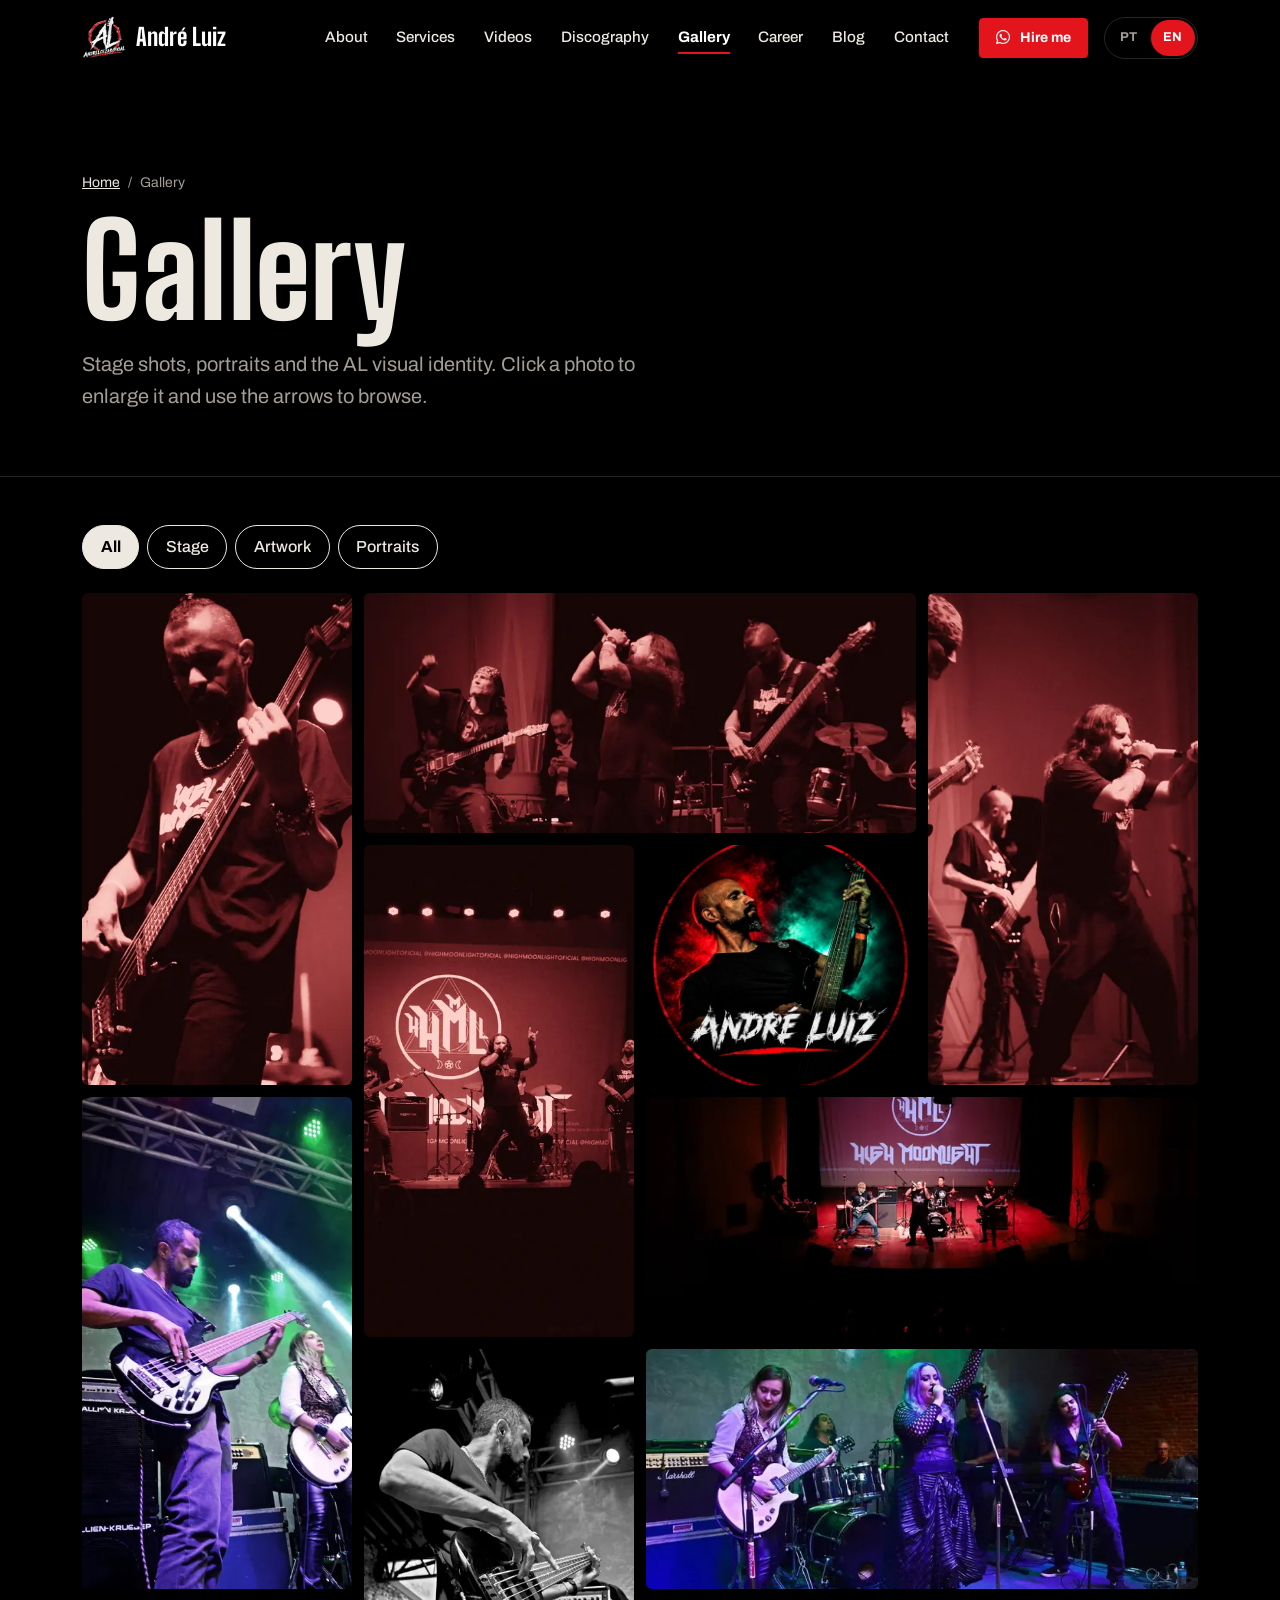
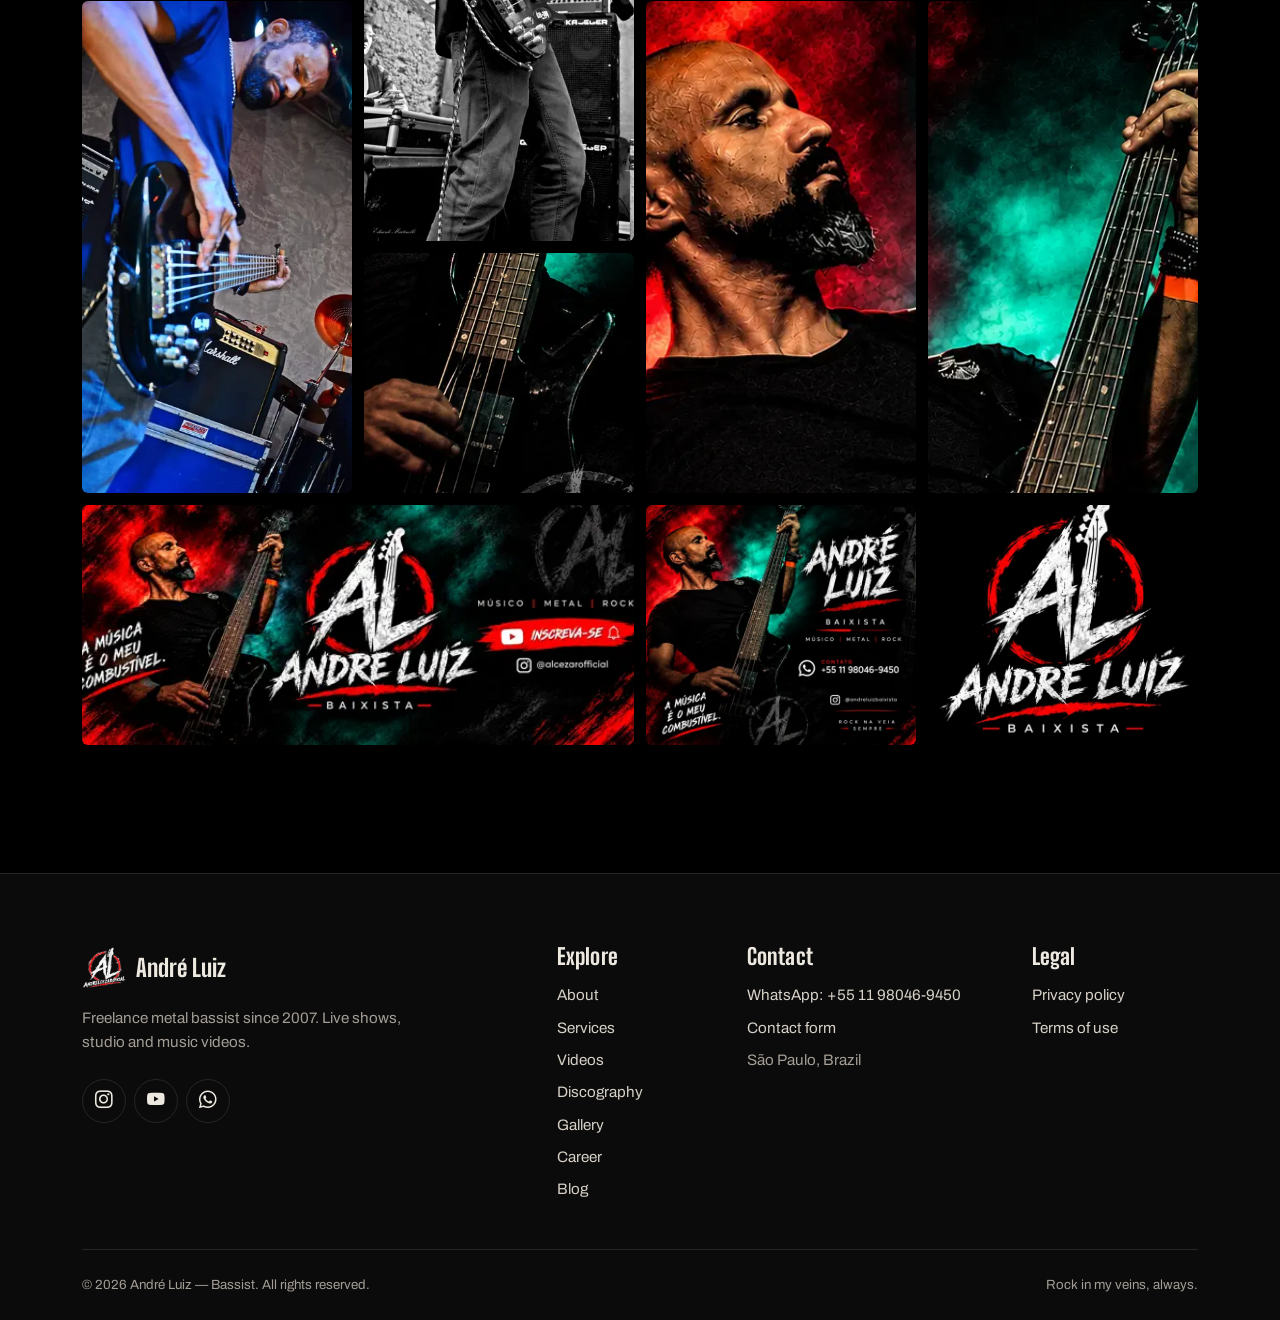
<file: pages/galeria.html>
<!doctype html>
<html lang="pt-BR" data-bs-theme="dark" class="no-js">
<head>
<meta charset="utf-8">
<meta name="viewport" content="width=device-width, initial-scale=1, viewport-fit=cover">
<script>/* idioma: esconde a página só até a tradução terminar (evita piscar em português) */
(function(){try{var q=new URLSearchParams(location.search).get("lang"),s=null;try{s=localStorage.getItem("al-lang")}catch(e){}var l=q||s||((navigator.language||"").toLowerCase().indexOf("pt")===0?"pt":"en");if(l==="en"){var h=document.documentElement;h.lang="en";h.classList.add("i18n-pendente");setTimeout(function(){h.classList.remove("i18n-pendente")},2500)}}catch(e){}})();</script>
<title>Galeria de fotos | André Luiz — Baixista</title>
<meta name="description" content="Fotos de palco, retratos e artes de André Luiz, baixista de metal.">
<meta name="theme-color" content="#000000">
<meta name="referrer" content="strict-origin-when-cross-origin">
<link rel="canonical" href="https://alcezar.com.br/pages/galeria.html">
<meta property="og:type" content="website">
<meta property="og:locale" content="pt_BR">
<meta property="og:site_name" content="André Luiz — Baixista">
<meta property="og:title" content="Galeria de fotos | André Luiz — Baixista">
<meta property="og:description" content="Fotos de palco, retratos e artes de André Luiz, baixista de metal.">
<meta property="og:url" content="https://alcezar.com.br/pages/galeria.html">
<meta property="og:image" content="https://alcezar.com.br/assets/images/og-image.jpg">
<meta property="og:image:width" content="1200">
<meta property="og:image:height" content="630">
<meta name="twitter:card" content="summary_large_image">
<link rel="icon" type="image/png" href="../assets/icons/favicon.png">
<link rel="apple-touch-icon" href="../assets/icons/apple-touch-icon.png">
<link rel="stylesheet" href="../assets/vendor/bootstrap/bootstrap.min.css">
<link rel="stylesheet" href="../assets/vendor/bootstrap-icons/bootstrap-icons.min.css">
<link rel="preconnect" href="https://fonts.googleapis.com">
<link rel="preconnect" href="https://fonts.gstatic.com" crossorigin>
<link rel="stylesheet" href="https://fonts.googleapis.com/css2?family=Archivo:wght@400;500;600;700&family=Big+Shoulders+Display:wght@700;800;900&display=swap">
<link rel="stylesheet" href="../assets/css/style.css?v=20261017">
</head>
<body data-pagina="galeria" data-base="../">
<a class="pular btn btn-primary" href="#conteudo">Pular para o conteúdo</a>
<nav class="navbar navbar-expand-xl fixed-top navbar-al" aria-label="Principal">
  <div class="container">
    <a class="navbar-brand" href="../index.html" aria-label="André Luiz, baixista — página inicial">
      <img src="../assets/images/logo-al-120.webp" alt="" width="44" height="44">André Luiz
    </a>
    <div class="idioma" role="group" aria-label="Idioma / Language" translate="no">
      <button type="button" data-lang="pt" lang="pt-BR" title="Português">PT</button><button type="button" data-lang="en" lang="en" title="English">EN</button>
    </div>
    <button class="navbar-toggler" type="button" data-bs-toggle="offcanvas" data-bs-target="#menu" aria-controls="menu" aria-label="Abrir menu">
      <span class="navbar-toggler-icon"></span>
    </button>
    <div class="offcanvas offcanvas-end" tabindex="-1" id="menu" aria-labelledby="menu-titulo">
      <div class="offcanvas-header">
        <h2 class="offcanvas-title h4" id="menu-titulo">Menu</h2>
        <button type="button" class="btn-close btn-close-white" data-bs-dismiss="offcanvas" aria-label="Fechar menu"></button>
      </div>
      <div class="offcanvas-body align-items-xl-center">
        <ul class="navbar-nav ms-xl-auto">
            <li class="nav-item"><a class="nav-link" href="../index.html#sobre">Sobre</a></li>
            <li class="nav-item"><a class="nav-link" href="../index.html#servicos">Serviços</a></li>
            <li class="nav-item"><a class="nav-link" href="../index.html#videos">Vídeos</a></li>
            <li class="nav-item"><a class="nav-link" href="../index.html#discografia">Discografia</a></li>
            <li class="nav-item"><a class="nav-link active" href="../pages/galeria.html" aria-current="page">Galeria</a></li>
            <li class="nav-item"><a class="nav-link" href="../index.html#carreira">Carreira</a></li>
            <li class="nav-item"><a class="nav-link" href="../pages/blog.html">Blog</a></li>
            <li class="nav-item"><a class="nav-link" href="../pages/contato.html">Contato</a></li>
        </ul>
        <a class="btn btn-primary btn-sm ms-xl-3 mt-4 mt-xl-0" data-whatsapp href="https://wa.me/5511980469450" target="_blank" rel="noopener"><i class="bi bi-whatsapp" aria-hidden="true"></i>Contratar</a>
      </div>
    </div>
  </div>
</nav>
<main id="conteudo">
<section class="pagina-topo">
  <div class="container">
    <nav aria-label="Você está em"><ol class="breadcrumb mb-3"><li class="breadcrumb-item"><a href="../index.html">Início</a></li><li class="breadcrumb-item active" aria-current="page">Galeria</li></ol></nav>
    <h1>Galeria</h1>
    <p class="lead text-secondary mt-3 mb-0" style="max-width:560px">Palco, retratos e a identidade visual AL. Clique em uma foto para ampliar e use as setas para navegar.</p>
  </div>
</section>
<section class="section-pad pt-5"><div class="container">
  <div class="filtros d-flex flex-wrap gap-2 mb-4" data-filtros role="group" aria-label="Filtrar fotos"></div>
  <div class="galeria" data-galeria></div>
</div></section>
</main>
<footer class="footer pt-5 pb-4">
  <div class="container pt-4">
    <div class="row gx-4 gy-5">
      <div class="col-lg-4">
        <a class="navbar-brand text-decoration-none" href="../index.html"><img src="../assets/images/logo-al-120.webp" alt="" width="44" height="44" loading="lazy">André Luiz</a>
        <p class="text-secondary mt-3 mb-0" style="max-width:320px">Baixista freelancer de metal desde 2007. Shows, estúdio e videoclipes.</p>
        <div class="redes d-flex gap-2 mt-4" data-redes></div>
      </div>
      <div class="col-6 col-lg-2 offset-lg-1">
        <h2>Navegue</h2>
        <ul class="list-unstyled d-grid gap-2 mb-0">
          <li><a href="../index.html#sobre">Sobre</a></li>
          <li><a href="../index.html#servicos">Serviços</a></li>
          <li><a href="../index.html#videos">Vídeos</a></li>
          <li><a href="../index.html#discografia">Discografia</a></li>
          <li><a href="../pages/galeria.html">Galeria</a></li>
          <li><a href="../index.html#carreira">Carreira</a></li>
          <li><a href="../pages/blog.html">Blog</a></li>
        </ul>
      </div>
      <div class="col-6 col-lg-3">
        <h2>Contato</h2>
        <ul class="list-unstyled d-grid gap-2 mb-0">
          <li><a data-whatsapp href="https://wa.me/5511980469450" target="_blank" rel="noopener">WhatsApp: +55 11 98046-9450</a></li>
          <li><a href="../pages/contato.html">Formulário de contato</a></li>
          <li class="text-secondary">São Paulo, SP</li>
        </ul>
      </div>
      <div class="col-6 col-lg-2">
        <h2>Legal</h2>
        <ul class="list-unstyled d-grid gap-2 mb-0">
          <li><a href="../pages/privacidade.html">Política de privacidade</a></li>
          <li><a href="../pages/termos.html">Termos de uso</a></li>
        </ul>
      </div>
    </div>
    <div class="d-flex flex-wrap justify-content-between gap-3 mt-5 pt-4 border-top text-secondary small">
      <span>© <span data-ano>2026</span> André Luiz — Baixista. Todos os direitos reservados.</span>
      <span>Rock na veia, sempre.</span>
    </div>
  </div>
</footer>
<button class="topo" type="button" aria-label="Voltar ao topo"><i class="bi bi-arrow-up" aria-hidden="true"></i></button>
<div class="modal fade" id="lightbox" tabindex="-1" aria-label="Foto ampliada" aria-hidden="true">
  <button type="button" class="modal-fechar" data-bs-dismiss="modal" aria-label="Fechar"><i class="bi bi-x-lg" aria-hidden="true"></i></button>
  <div class="modal-dialog modal-dialog-centered modal-xl">
    <div class="modal-content">
      <div id="lightbox-carrossel" class="carousel slide" data-bs-interval="false" data-bs-touch="true">
        <div class="carousel-inner text-center" data-carrossel></div>
        <button class="carousel-control-prev" type="button" data-bs-target="#lightbox-carrossel" data-bs-slide="prev"><span class="carousel-control-prev-icon" aria-hidden="true"></span><span class="visually-hidden">Foto anterior</span></button>
        <button class="carousel-control-next" type="button" data-bs-target="#lightbox-carrossel" data-bs-slide="next"><span class="carousel-control-next-icon" aria-hidden="true"></span><span class="visually-hidden">Próxima foto</span></button>
      </div>
    </div>
  </div>
</div>
<script src="../assets/vendor/bootstrap/bootstrap.bundle.min.js" defer></script>
<script src="../assets/js/i18n.js?v=20261017" defer></script>
<script src="../assets/js/data.js?v=20261017" defer></script>
<script src="../assets/js/script.js?v=20261017" defer></script>
</body>
</html>
</file>
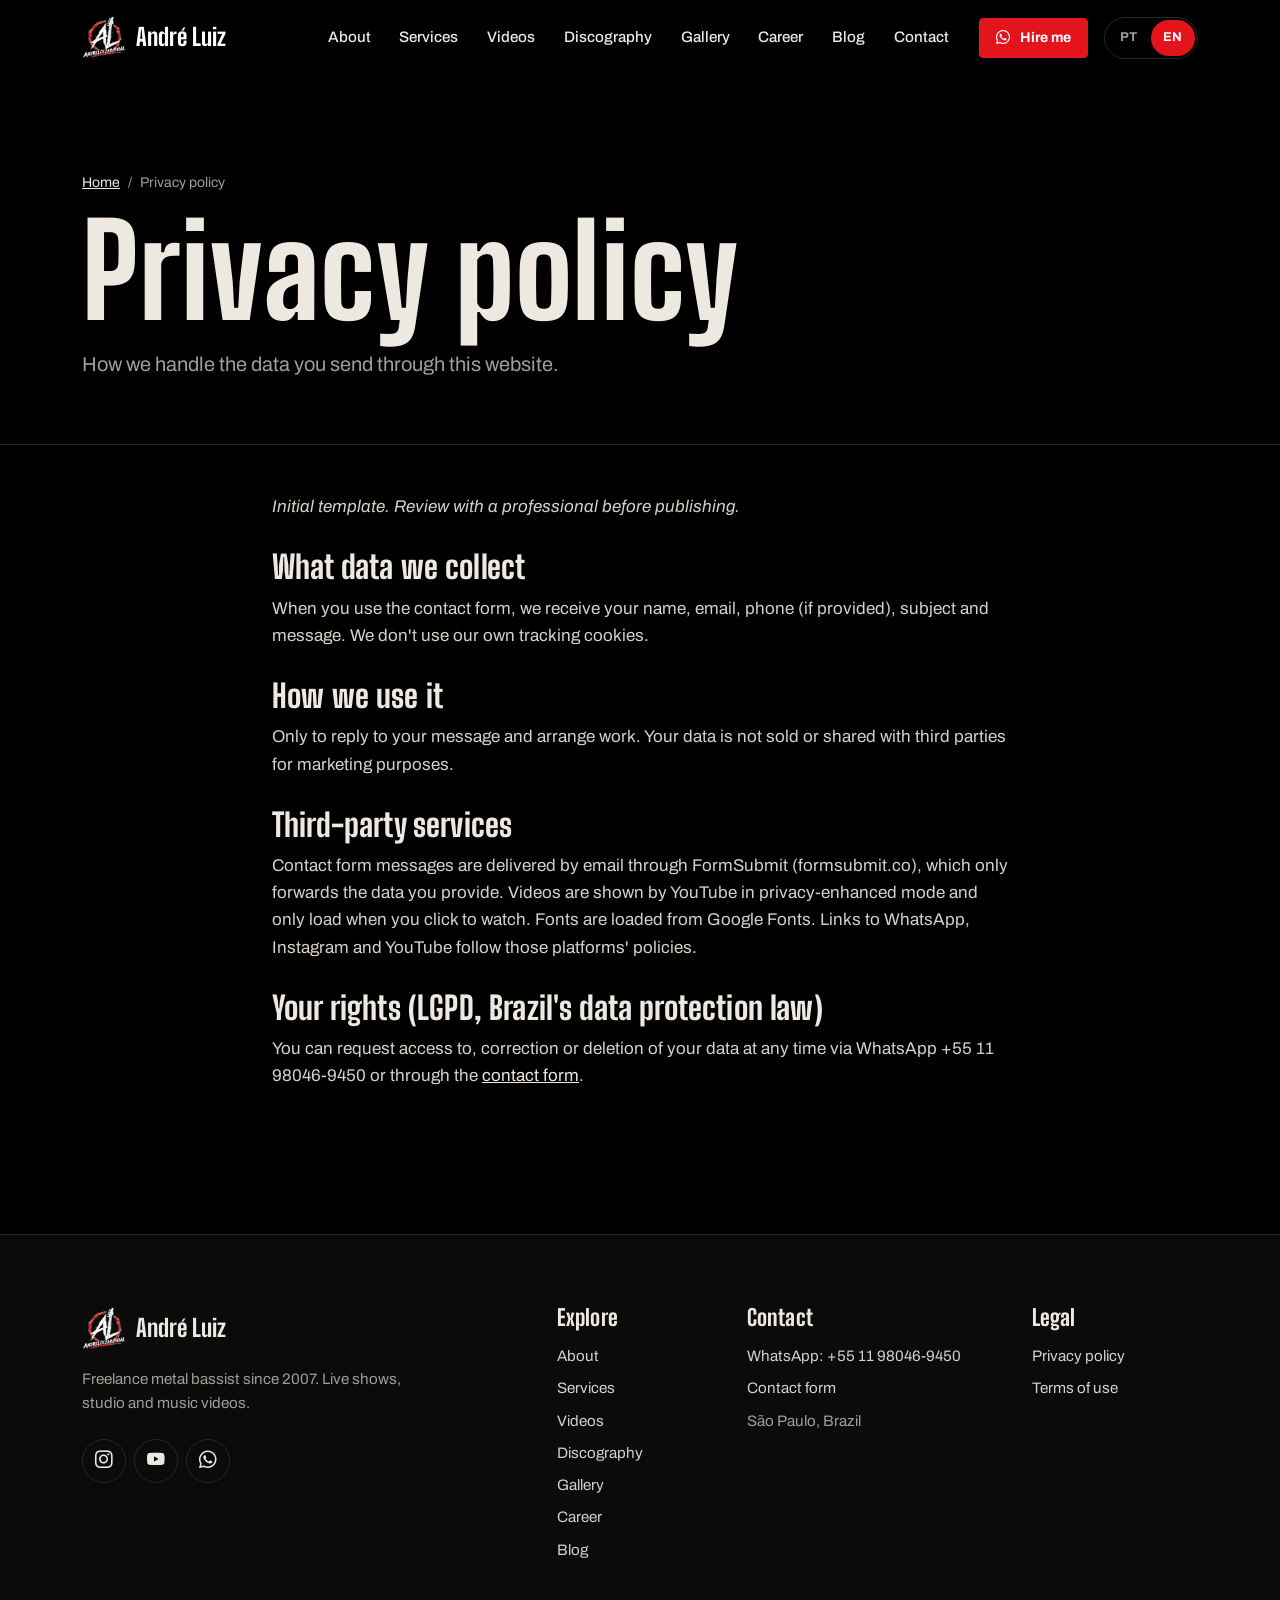
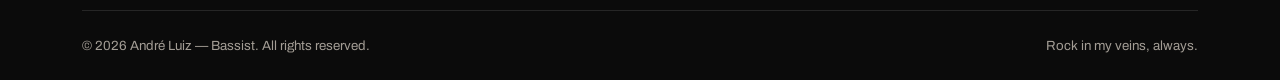
<file: pages/privacidade.html>
<!doctype html>
<html lang="pt-BR" data-bs-theme="dark" class="no-js">
<head>
<meta charset="utf-8">
<meta name="viewport" content="width=device-width, initial-scale=1, viewport-fit=cover">
<script>/* idioma: esconde a página só até a tradução terminar (evita piscar em português) */
(function(){try{var q=new URLSearchParams(location.search).get("lang"),s=null;try{s=localStorage.getItem("al-lang")}catch(e){}var l=q||s||((navigator.language||"").toLowerCase().indexOf("pt")===0?"pt":"en");if(l==="en"){var h=document.documentElement;h.lang="en";h.classList.add("i18n-pendente");setTimeout(function(){h.classList.remove("i18n-pendente")},2500)}}catch(e){}})();</script>
<title>Política de privacidade | André Luiz — Baixista</title>
<meta name="description" content="Como os dados enviados pelo site de André Luiz são tratados.">
<meta name="theme-color" content="#000000">
<meta name="referrer" content="strict-origin-when-cross-origin">
<link rel="canonical" href="https://alcezar.com.br/pages/privacidade.html">
<meta property="og:type" content="website">
<meta property="og:locale" content="pt_BR">
<meta property="og:site_name" content="André Luiz — Baixista">
<meta property="og:title" content="Política de privacidade | André Luiz — Baixista">
<meta property="og:description" content="Como os dados enviados pelo site de André Luiz são tratados.">
<meta property="og:url" content="https://alcezar.com.br/pages/privacidade.html">
<meta property="og:image" content="https://alcezar.com.br/assets/images/og-image.jpg">
<meta property="og:image:width" content="1200">
<meta property="og:image:height" content="630">
<meta name="twitter:card" content="summary_large_image">
<link rel="icon" type="image/png" href="../assets/icons/favicon.png">
<link rel="apple-touch-icon" href="../assets/icons/apple-touch-icon.png">
<link rel="stylesheet" href="../assets/vendor/bootstrap/bootstrap.min.css">
<link rel="stylesheet" href="../assets/vendor/bootstrap-icons/bootstrap-icons.min.css">
<link rel="preconnect" href="https://fonts.googleapis.com">
<link rel="preconnect" href="https://fonts.gstatic.com" crossorigin>
<link rel="stylesheet" href="https://fonts.googleapis.com/css2?family=Archivo:wght@400;500;600;700&family=Big+Shoulders+Display:wght@700;800;900&display=swap">
<link rel="stylesheet" href="../assets/css/style.css?v=20261017">
</head>
<body data-pagina="privacidade" data-base="../">
<a class="pular btn btn-primary" href="#conteudo">Pular para o conteúdo</a>
<nav class="navbar navbar-expand-xl fixed-top navbar-al" aria-label="Principal">
  <div class="container">
    <a class="navbar-brand" href="../index.html" aria-label="André Luiz, baixista — página inicial">
      <img src="../assets/images/logo-al-120.webp" alt="" width="44" height="44">André Luiz
    </a>
    <div class="idioma" role="group" aria-label="Idioma / Language" translate="no">
      <button type="button" data-lang="pt" lang="pt-BR" title="Português">PT</button><button type="button" data-lang="en" lang="en" title="English">EN</button>
    </div>
    <button class="navbar-toggler" type="button" data-bs-toggle="offcanvas" data-bs-target="#menu" aria-controls="menu" aria-label="Abrir menu">
      <span class="navbar-toggler-icon"></span>
    </button>
    <div class="offcanvas offcanvas-end" tabindex="-1" id="menu" aria-labelledby="menu-titulo">
      <div class="offcanvas-header">
        <h2 class="offcanvas-title h4" id="menu-titulo">Menu</h2>
        <button type="button" class="btn-close btn-close-white" data-bs-dismiss="offcanvas" aria-label="Fechar menu"></button>
      </div>
      <div class="offcanvas-body align-items-xl-center">
        <ul class="navbar-nav ms-xl-auto">
            <li class="nav-item"><a class="nav-link" href="../index.html#sobre">Sobre</a></li>
            <li class="nav-item"><a class="nav-link" href="../index.html#servicos">Serviços</a></li>
            <li class="nav-item"><a class="nav-link" href="../index.html#videos">Vídeos</a></li>
            <li class="nav-item"><a class="nav-link" href="../index.html#discografia">Discografia</a></li>
            <li class="nav-item"><a class="nav-link" href="../pages/galeria.html">Galeria</a></li>
            <li class="nav-item"><a class="nav-link" href="../index.html#carreira">Carreira</a></li>
            <li class="nav-item"><a class="nav-link" href="../pages/blog.html">Blog</a></li>
            <li class="nav-item"><a class="nav-link" href="../pages/contato.html">Contato</a></li>
        </ul>
        <a class="btn btn-primary btn-sm ms-xl-3 mt-4 mt-xl-0" data-whatsapp href="https://wa.me/5511980469450" target="_blank" rel="noopener"><i class="bi bi-whatsapp" aria-hidden="true"></i>Contratar</a>
      </div>
    </div>
  </div>
</nav>
<main id="conteudo">
<section class="pagina-topo">
  <div class="container">
    <nav aria-label="Você está em"><ol class="breadcrumb mb-3"><li class="breadcrumb-item"><a href="../index.html">Início</a></li><li class="breadcrumb-item active" aria-current="page">Política de privacidade</li></ol></nav>
    <h1>Política de privacidade</h1>
    <p class="lead text-secondary mt-3 mb-0" style="max-width:560px">Como tratamos os dados que você envia por este site.</p>
  </div>
</section>
<section class="section-pad pt-5"><div class="container texto-legal">
  <p><em>Modelo inicial. Revise com um profissional antes de publicar.</em></p>
  <h2>Quais dados coletamos</h2>
  <p>Quando você usa o formulário de contato, recebemos nome, e-mail, telefone (se informado), assunto e mensagem. Não usamos cookies de rastreamento próprios.</p>
  <h2>Para que usamos</h2>
  <p>Apenas para responder ao seu contato e combinar trabalhos. Seus dados não são vendidos nem compartilhados com terceiros para fins de marketing.</p>
  <h2>Serviços de terceiros</h2>
  <p>As mensagens do formulário de contato são entregues por e-mail pelo serviço FormSubmit (formsubmit.co), que apenas encaminha os dados informados. Os vídeos são exibidos pelo YouTube em modo de privacidade aprimorada e só carregam quando você clica para assistir. As fontes são carregadas do Google Fonts. Links para WhatsApp, Instagram e YouTube seguem as políticas dessas plataformas.</p>
  <h2>Seus direitos (LGPD)</h2>
  <p>Você pode pedir acesso, correção ou exclusão dos seus dados a qualquer momento pelo WhatsApp +55 11 98046-9450 ou pelo <a href="contato.html">formulário de contato</a>.</p>
</div></section>
</main>
<footer class="footer pt-5 pb-4">
  <div class="container pt-4">
    <div class="row gx-4 gy-5">
      <div class="col-lg-4">
        <a class="navbar-brand text-decoration-none" href="../index.html"><img src="../assets/images/logo-al-120.webp" alt="" width="44" height="44" loading="lazy">André Luiz</a>
        <p class="text-secondary mt-3 mb-0" style="max-width:320px">Baixista freelancer de metal desde 2007. Shows, estúdio e videoclipes.</p>
        <div class="redes d-flex gap-2 mt-4" data-redes></div>
      </div>
      <div class="col-6 col-lg-2 offset-lg-1">
        <h2>Navegue</h2>
        <ul class="list-unstyled d-grid gap-2 mb-0">
          <li><a href="../index.html#sobre">Sobre</a></li>
          <li><a href="../index.html#servicos">Serviços</a></li>
          <li><a href="../index.html#videos">Vídeos</a></li>
          <li><a href="../index.html#discografia">Discografia</a></li>
          <li><a href="../pages/galeria.html">Galeria</a></li>
          <li><a href="../index.html#carreira">Carreira</a></li>
          <li><a href="../pages/blog.html">Blog</a></li>
        </ul>
      </div>
      <div class="col-6 col-lg-3">
        <h2>Contato</h2>
        <ul class="list-unstyled d-grid gap-2 mb-0">
          <li><a data-whatsapp href="https://wa.me/5511980469450" target="_blank" rel="noopener">WhatsApp: +55 11 98046-9450</a></li>
          <li><a href="../pages/contato.html">Formulário de contato</a></li>
          <li class="text-secondary">São Paulo, SP</li>
        </ul>
      </div>
      <div class="col-6 col-lg-2">
        <h2>Legal</h2>
        <ul class="list-unstyled d-grid gap-2 mb-0">
          <li><a href="../pages/privacidade.html">Política de privacidade</a></li>
          <li><a href="../pages/termos.html">Termos de uso</a></li>
        </ul>
      </div>
    </div>
    <div class="d-flex flex-wrap justify-content-between gap-3 mt-5 pt-4 border-top text-secondary small">
      <span>© <span data-ano>2026</span> André Luiz — Baixista. Todos os direitos reservados.</span>
      <span>Rock na veia, sempre.</span>
    </div>
  </div>
</footer>
<button class="topo" type="button" aria-label="Voltar ao topo"><i class="bi bi-arrow-up" aria-hidden="true"></i></button>

<script src="../assets/vendor/bootstrap/bootstrap.bundle.min.js" defer></script>
<script src="../assets/js/i18n.js?v=20261017" defer></script>
<script src="../assets/js/data.js?v=20261017" defer></script>
<script src="../assets/js/script.js?v=20261017" defer></script>
</body>
</html>
</file>
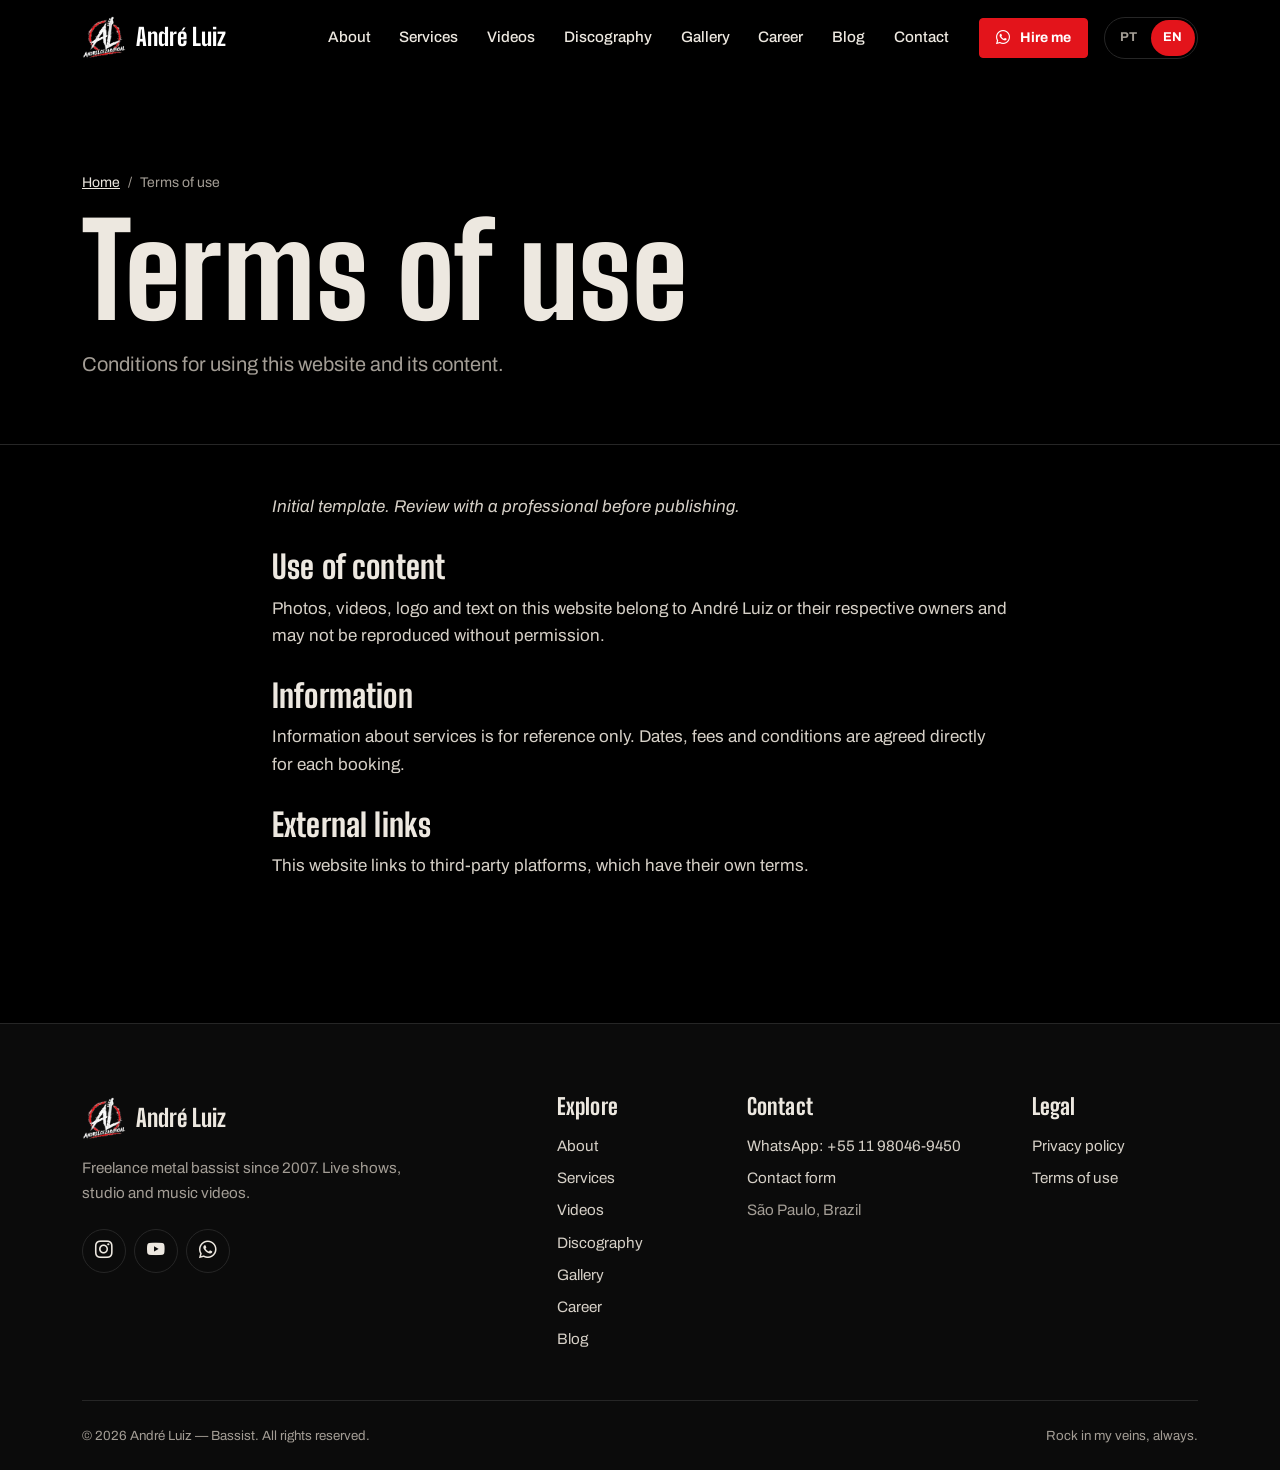
<file: pages/termos.html>
<!doctype html>
<html lang="pt-BR" data-bs-theme="dark" class="no-js">
<head>
<meta charset="utf-8">
<meta name="viewport" content="width=device-width, initial-scale=1, viewport-fit=cover">
<script>/* idioma: esconde a página só até a tradução terminar (evita piscar em português) */
(function(){try{var q=new URLSearchParams(location.search).get("lang"),s=null;try{s=localStorage.getItem("al-lang")}catch(e){}var l=q||s||((navigator.language||"").toLowerCase().indexOf("pt")===0?"pt":"en");if(l==="en"){var h=document.documentElement;h.lang="en";h.classList.add("i18n-pendente");setTimeout(function(){h.classList.remove("i18n-pendente")},2500)}}catch(e){}})();</script>
<title>Termos de uso | André Luiz — Baixista</title>
<meta name="description" content="Termos de uso do site de André Luiz, baixista.">
<meta name="theme-color" content="#000000">
<meta name="referrer" content="strict-origin-when-cross-origin">
<link rel="canonical" href="https://alcezar.com.br/pages/termos.html">
<meta property="og:type" content="website">
<meta property="og:locale" content="pt_BR">
<meta property="og:site_name" content="André Luiz — Baixista">
<meta property="og:title" content="Termos de uso | André Luiz — Baixista">
<meta property="og:description" content="Termos de uso do site de André Luiz, baixista.">
<meta property="og:url" content="https://alcezar.com.br/pages/termos.html">
<meta property="og:image" content="https://alcezar.com.br/assets/images/og-image.jpg">
<meta property="og:image:width" content="1200">
<meta property="og:image:height" content="630">
<meta name="twitter:card" content="summary_large_image">
<link rel="icon" type="image/png" href="../assets/icons/favicon.png">
<link rel="apple-touch-icon" href="../assets/icons/apple-touch-icon.png">
<link rel="stylesheet" href="../assets/vendor/bootstrap/bootstrap.min.css">
<link rel="stylesheet" href="../assets/vendor/bootstrap-icons/bootstrap-icons.min.css">
<link rel="preconnect" href="https://fonts.googleapis.com">
<link rel="preconnect" href="https://fonts.gstatic.com" crossorigin>
<link rel="stylesheet" href="https://fonts.googleapis.com/css2?family=Archivo:wght@400;500;600;700&family=Big+Shoulders+Display:wght@700;800;900&display=swap">
<link rel="stylesheet" href="../assets/css/style.css?v=20261017">
</head>
<body data-pagina="termos" data-base="../">
<a class="pular btn btn-primary" href="#conteudo">Pular para o conteúdo</a>
<nav class="navbar navbar-expand-xl fixed-top navbar-al" aria-label="Principal">
  <div class="container">
    <a class="navbar-brand" href="../index.html" aria-label="André Luiz, baixista — página inicial">
      <img src="../assets/images/logo-al-120.webp" alt="" width="44" height="44">André Luiz
    </a>
    <div class="idioma" role="group" aria-label="Idioma / Language" translate="no">
      <button type="button" data-lang="pt" lang="pt-BR" title="Português">PT</button><button type="button" data-lang="en" lang="en" title="English">EN</button>
    </div>
    <button class="navbar-toggler" type="button" data-bs-toggle="offcanvas" data-bs-target="#menu" aria-controls="menu" aria-label="Abrir menu">
      <span class="navbar-toggler-icon"></span>
    </button>
    <div class="offcanvas offcanvas-end" tabindex="-1" id="menu" aria-labelledby="menu-titulo">
      <div class="offcanvas-header">
        <h2 class="offcanvas-title h4" id="menu-titulo">Menu</h2>
        <button type="button" class="btn-close btn-close-white" data-bs-dismiss="offcanvas" aria-label="Fechar menu"></button>
      </div>
      <div class="offcanvas-body align-items-xl-center">
        <ul class="navbar-nav ms-xl-auto">
            <li class="nav-item"><a class="nav-link" href="../index.html#sobre">Sobre</a></li>
            <li class="nav-item"><a class="nav-link" href="../index.html#servicos">Serviços</a></li>
            <li class="nav-item"><a class="nav-link" href="../index.html#videos">Vídeos</a></li>
            <li class="nav-item"><a class="nav-link" href="../index.html#discografia">Discografia</a></li>
            <li class="nav-item"><a class="nav-link" href="../pages/galeria.html">Galeria</a></li>
            <li class="nav-item"><a class="nav-link" href="../index.html#carreira">Carreira</a></li>
            <li class="nav-item"><a class="nav-link" href="../pages/blog.html">Blog</a></li>
            <li class="nav-item"><a class="nav-link" href="../pages/contato.html">Contato</a></li>
        </ul>
        <a class="btn btn-primary btn-sm ms-xl-3 mt-4 mt-xl-0" data-whatsapp href="https://wa.me/5511980469450" target="_blank" rel="noopener"><i class="bi bi-whatsapp" aria-hidden="true"></i>Contratar</a>
      </div>
    </div>
  </div>
</nav>
<main id="conteudo">
<section class="pagina-topo">
  <div class="container">
    <nav aria-label="Você está em"><ol class="breadcrumb mb-3"><li class="breadcrumb-item"><a href="../index.html">Início</a></li><li class="breadcrumb-item active" aria-current="page">Termos de uso</li></ol></nav>
    <h1>Termos de uso</h1>
    <p class="lead text-secondary mt-3 mb-0" style="max-width:560px">Condições para uso deste site e do seu conteúdo.</p>
  </div>
</section>
<section class="section-pad pt-5"><div class="container texto-legal">
  <p><em>Modelo inicial. Revise com um profissional antes de publicar.</em></p>
  <h2>Uso do conteúdo</h2>
  <p>Fotos, vídeos, logotipo e textos deste site pertencem a André Luiz ou aos respectivos titulares e não podem ser reproduzidos sem autorização.</p>
  <h2>Informações</h2>
  <p>As informações sobre serviços têm caráter informativo. Datas, valores e condições são combinados diretamente em cada contratação.</p>
  <h2>Links externos</h2>
  <p>Este site aponta para plataformas de terceiros, que têm seus próprios termos.</p>
</div></section>
</main>
<footer class="footer pt-5 pb-4">
  <div class="container pt-4">
    <div class="row gx-4 gy-5">
      <div class="col-lg-4">
        <a class="navbar-brand text-decoration-none" href="../index.html"><img src="../assets/images/logo-al-120.webp" alt="" width="44" height="44" loading="lazy">André Luiz</a>
        <p class="text-secondary mt-3 mb-0" style="max-width:320px">Baixista freelancer de metal desde 2007. Shows, estúdio e videoclipes.</p>
        <div class="redes d-flex gap-2 mt-4" data-redes></div>
      </div>
      <div class="col-6 col-lg-2 offset-lg-1">
        <h2>Navegue</h2>
        <ul class="list-unstyled d-grid gap-2 mb-0">
          <li><a href="../index.html#sobre">Sobre</a></li>
          <li><a href="../index.html#servicos">Serviços</a></li>
          <li><a href="../index.html#videos">Vídeos</a></li>
          <li><a href="../index.html#discografia">Discografia</a></li>
          <li><a href="../pages/galeria.html">Galeria</a></li>
          <li><a href="../index.html#carreira">Carreira</a></li>
          <li><a href="../pages/blog.html">Blog</a></li>
        </ul>
      </div>
      <div class="col-6 col-lg-3">
        <h2>Contato</h2>
        <ul class="list-unstyled d-grid gap-2 mb-0">
          <li><a data-whatsapp href="https://wa.me/5511980469450" target="_blank" rel="noopener">WhatsApp: +55 11 98046-9450</a></li>
          <li><a href="../pages/contato.html">Formulário de contato</a></li>
          <li class="text-secondary">São Paulo, SP</li>
        </ul>
      </div>
      <div class="col-6 col-lg-2">
        <h2>Legal</h2>
        <ul class="list-unstyled d-grid gap-2 mb-0">
          <li><a href="../pages/privacidade.html">Política de privacidade</a></li>
          <li><a href="../pages/termos.html">Termos de uso</a></li>
        </ul>
      </div>
    </div>
    <div class="d-flex flex-wrap justify-content-between gap-3 mt-5 pt-4 border-top text-secondary small">
      <span>© <span data-ano>2026</span> André Luiz — Baixista. Todos os direitos reservados.</span>
      <span>Rock na veia, sempre.</span>
    </div>
  </div>
</footer>
<button class="topo" type="button" aria-label="Voltar ao topo"><i class="bi bi-arrow-up" aria-hidden="true"></i></button>

<script src="../assets/vendor/bootstrap/bootstrap.bundle.min.js" defer></script>
<script src="../assets/js/i18n.js?v=20261017" defer></script>
<script src="../assets/js/data.js?v=20261017" defer></script>
<script src="../assets/js/script.js?v=20261017" defer></script>
</body>
</html>
</file>
<file: assets/css/style.css>
/* =========================================================
   André Luiz — Baixista | tema sobre Bootstrap 5.3
   Troque cores e fontes em :root. O resto herda daqui.
   ========================================================= */
:root,
[data-bs-theme="dark"] {
  --al-vermelho: #e3141b;
  --al-vermelho-escuro: #b00e14;
  --al-osso: #ede8e0;
  --al-cinza: #a39d95;
  --al-preto: #000000;
  --al-grafite: #0b0b0b;
  --al-grafite-2: #151515;
  --al-linha: #262626;
  --al-verde: #1fa393;
  --al-display: "Big Shoulders Display", "Arial Narrow", Impact, sans-serif;
  --al-texto: "Archivo", "Helvetica Neue", Helvetica, Arial, sans-serif;

  /* mapeamento para o Bootstrap */
  --bs-body-bg: var(--al-preto);
  --bs-body-bg-rgb: 0, 0, 0;
  --bs-body-color: var(--al-osso);
  --bs-body-color-rgb: 237, 232, 224;
  --bs-body-font-family: var(--al-texto);
  --bs-body-font-size: 1.0625rem;
  --bs-body-line-height: 1.6;
  --bs-secondary-color: var(--al-cinza);
  --bs-tertiary-bg: var(--al-grafite-2);
  --bs-border-color: var(--al-linha);
  --bs-primary: var(--al-vermelho);
  --bs-primary-rgb: 227, 20, 27;
  --bs-link-color: var(--al-osso);
  --bs-link-color-rgb: 237, 232, 224;
  --bs-link-hover-color: var(--al-vermelho);
  --bs-link-hover-color-rgb: 227, 20, 27;
  --bs-border-radius: .25rem;
  --bs-border-radius-lg: .375rem;
  --bs-focus-ring-color: rgba(227, 20, 27, .45);
  --bs-form-invalid-color: #ff8a8e;
  --bs-form-invalid-border-color: #ff5a5f;
  --bs-form-valid-color: #5fd1c3;
  --bs-form-valid-border-color: var(--al-verde);
  --al-header-h: 76px;
  --al-ease: cubic-bezier(.2, .7, .2, 1);
}

html { scroll-padding-top: calc(var(--al-header-h) + 8px); }
body { overflow-x: hidden; -webkit-font-smoothing: antialiased; }
img, video { max-width: 100%; height: auto; }
body.modal-open { padding-right: 0 !important; }
h1, h2, h3, h4, h5, .display-font { font-family: var(--al-display); font-weight: 800; line-height: .95; letter-spacing: .005em; }
.text-secondary { color: var(--al-cinza) !important; }
.text-vermelho { color: var(--al-vermelho) !important; }
.bg-grafite { background: var(--al-grafite) !important; }
.section-pad { padding-block: clamp(4.5rem, 10vw, 8rem); }
.titulo-secao { font-size: clamp(2.75rem, 7vw, 5.25rem); }
.traco { display: block; width: 88px; height: 6px; background: var(--al-vermelho); transform: skewX(-24deg); margin-bottom: 1.25rem; }
.lead { font-size: clamp(1.05rem, 1.6vw, 1.25rem); font-weight: 400; color: #d6d0c7; }
.pular { position: absolute; left: 1rem; top: -60px; z-index: 2000; }
.pular:focus { top: .75rem; }

/* ---------- Botões ---------- */
.btn { --bs-btn-padding-y: .8rem; --bs-btn-padding-x: 1.5rem; --bs-btn-font-weight: 700; --bs-btn-border-radius: var(--bs-border-radius); display: inline-flex; align-items: center; justify-content: center; gap: .6rem; min-height: 50px; }
.btn-sm { min-height: 40px; --bs-btn-padding-y: .45rem; --bs-btn-padding-x: 1rem; }
.btn-primary {
  --bs-btn-bg: var(--al-vermelho); --bs-btn-border-color: var(--al-vermelho);
  --bs-btn-hover-bg: var(--al-vermelho-escuro); --bs-btn-hover-border-color: var(--al-vermelho-escuro);
  --bs-btn-active-bg: #8f0b10; --bs-btn-active-border-color: #8f0b10;
  --bs-btn-focus-shadow-rgb: 227, 20, 27; --bs-btn-color: #fff; --bs-btn-hover-color: #fff; --bs-btn-active-color: #fff;
}
.btn-outline-light { --bs-btn-color: var(--al-osso); --bs-btn-border-color: var(--al-osso); --bs-btn-hover-bg: var(--al-osso); --bs-btn-hover-color: #000; --bs-btn-hover-border-color: var(--al-osso); }
.btn-dark { --bs-btn-bg: #000; --bs-btn-border-color: #000; --bs-btn-hover-bg: #1a1a1a; --bs-btn-hover-border-color: #1a1a1a; }
.link-seta { font-weight: 700; text-decoration: none; border-bottom: 2px solid var(--al-vermelho); padding-bottom: 2px; display: inline-flex; align-items: center; gap: .4rem; }
.link-seta .bi { transition: transform .25s var(--al-ease); }
.link-seta:hover .bi { transform: translateX(4px); }
@media (pointer: coarse) { .link-seta { min-height: 44px; } }

/* ---------- Navbar ---------- */
.navbar-al { height: var(--al-header-h); transition: background .4s, border-color .4s, height .4s; border-bottom: 1px solid transparent; }
.navbar-al.rolado { --al-header-h: 64px; background: rgba(0, 0, 0, .9); border-color: var(--al-linha); }
/* O desfoque fica num pseudo-elemento: backdrop-filter direto na navbar prende o
   menu lateral (position: fixed) à altura da barra, e os links somem no celular. */
.navbar-al::before { content: ""; position: absolute; inset: 0; z-index: -1; pointer-events: none; opacity: 0; transition: opacity .4s; backdrop-filter: blur(10px); -webkit-backdrop-filter: blur(10px); }
.navbar-al.rolado::before { opacity: 1; }
.navbar-brand { display: flex; align-items: center; gap: .6rem; font-family: var(--al-display); font-weight: 800; font-size: 1.5rem; }
.navbar-brand img { width: 44px; height: 44px; object-fit: contain; }
.navbar-al .nav-link { position: relative; font-weight: 500; font-size: .95rem; color: var(--al-osso); padding-inline: .9rem !important; }
.navbar-al .nav-link::after { content: ""; position: absolute; left: .9rem; right: .9rem; bottom: .2rem; height: 2px; background: var(--al-vermelho); transform: scaleX(0); transform-origin: left; transition: transform .4s var(--al-ease); }
.navbar-al .nav-link:hover::after, .navbar-al .nav-link.active::after { transform: scaleX(1); }
.navbar-al .nav-link.active { color: #fff; font-weight: 700; }
.navbar-toggler { border-color: var(--al-linha); padding: .6rem .7rem; }
.navbar-toggler:focus { box-shadow: 0 0 0 .2rem var(--bs-focus-ring-color); }
.offcanvas { --bs-offcanvas-bg: var(--al-grafite); --bs-offcanvas-width: min(360px, 88vw); border-left: 1px solid var(--al-linha); }
@media (max-width: 1199.98px) { /* mesmo ponto de quebra do navbar-expand-xl */
  .offcanvas .nav-link { font-family: var(--al-display); font-size: 2rem; font-weight: 800; padding: .3rem 0 !important; }
  .offcanvas .nav-link::after { left: 0; right: auto; width: 60px; bottom: 0; }
}

/* ---------- Seletor de idioma ---------- */
.idioma { display: inline-flex; margin-left: auto; margin-right: .75rem; border: 1px solid var(--al-linha); border-radius: 999px; padding: 2px; }
.idioma button { border: 0; background: transparent; color: var(--al-cinza); font-size: .8rem; font-weight: 700; letter-spacing: .06em; padding: .35rem .7rem; min-width: 44px; min-height: 36px; border-radius: 999px; transition: background .2s, color .2s; }
.idioma button:hover { color: #fff; }
.idioma button[aria-pressed="true"] { background: var(--al-vermelho); color: #fff; }
.idioma button:focus-visible { outline: 2px solid var(--al-osso); outline-offset: 2px; }
@media (min-width: 1200px) { .idioma { order: 3; margin: 0 0 0 1rem; } }
.navbar-al > .container { flex-wrap: nowrap; }
@media (max-width: 419.98px) {
  .navbar-brand { font-size: 1.2rem; gap: .45rem; margin-right: 0; }
  .navbar-brand img { width: 36px; height: 36px; }
  .idioma { margin-right: .5rem; }
  .idioma button { min-width: 38px; padding: .3rem .5rem; }
  .navbar-toggler { padding: .5rem .55rem; }
}
/* com o inglês ativo, a página só aparece depois de traduzida (i18n.js) */
.i18n-pendente body { opacity: 0; }

/* ---------- Hero ---------- */
.hero { position: relative; min-height: 100vh; display: flex; align-items: center; overflow: hidden; padding: calc(var(--al-header-h) + 2.5rem) 0 5rem; }
@supports (min-height: 100svh) { .hero { min-height: 100svh; } }
.hero__fundo { position: absolute; inset: -8% 0 -8% 32%; will-change: transform; }
.hero__fundo img { width: 100%; height: 100%; object-fit: cover; object-position: 30% 20%; }
.hero__overlay { position: absolute; inset: 0; background: linear-gradient(90deg, #000 30%, rgba(0,0,0,.82) 50%, rgba(0,0,0,.15) 78%, rgba(0,0,0,.45) 100%), linear-gradient(0deg, #000 0%, rgba(0,0,0,0) 32%); }
.hero__conteudo { position: relative; z-index: 2; max-width: 700px; }
.hero__titulo { font-size: clamp(4.75rem, 15vw, 12.5rem); font-weight: 900; line-height: .82; text-transform: uppercase; margin: 0; }
.hero__titulo span { display: block; }
.hero__sub { font-family: var(--al-display); font-weight: 700; font-size: clamp(1.35rem, 3vw, 1.9rem); letter-spacing: .5em; margin: 1.1rem 0 1.5rem; }
.hero__risco { position: absolute; left: -5%; bottom: 5%; width: 48%; height: 18px; background: var(--al-vermelho); transform: skewX(-30deg) rotate(-4deg); clip-path: polygon(0 40%, 100% 0, 98% 100%, 3% 80%); }
.agora-tocando { display: inline-flex; align-items: center; gap: .75rem; padding: .5rem 1rem .5rem .6rem; border: 1px solid var(--al-linha); border-radius: 999px; background: rgba(21,21,21,.75); backdrop-filter: blur(6px); text-decoration: none; font-size: .9rem; margin-bottom: 1.75rem; transition: border-color .2s; }
.agora-tocando:hover { border-color: var(--al-vermelho); color: var(--al-osso); }
.agora-tocando strong { font-weight: 700; }
.eq { display: inline-flex; align-items: flex-end; gap: 3px; width: 26px; height: 26px; padding: 5px; border-radius: 50%; background: var(--al-vermelho); }
.eq i { display: block; width: 3px; background: #fff; border-radius: 1px; animation: eq 1s ease-in-out infinite; }
.eq i:nth-child(1) { height: 60%; animation-delay: -.2s; } .eq i:nth-child(2) { height: 100%; animation-delay: -.5s; } .eq i:nth-child(3) { height: 40%; animation-delay: -.8s; }
@keyframes eq { 0%, 100% { transform: scaleY(.35); } 50% { transform: scaleY(1); } }
.eq i { transform-origin: bottom; }
.entra { opacity: 0; transform: translateY(24px); animation: entrar .8s var(--al-ease) forwards; }
.entra:nth-child(2) { animation-delay: .12s; } .entra:nth-child(3) { animation-delay: .22s; } .entra:nth-child(4) { animation-delay: .32s; } .entra:nth-child(5) { animation-delay: .42s; }
@keyframes entrar { to { opacity: 1; transform: none; } }
.hero__rolar { position: absolute; bottom: 1.75rem; left: 50%; transform: translateX(-50%); z-index: 2; width: 28px; height: 44px; border: 2px solid var(--al-cinza); border-radius: 14px; }
.hero__rolar::after { content: ""; position: absolute; top: 8px; left: 50%; width: 4px; height: 8px; margin-left: -2px; background: var(--al-vermelho); border-radius: 2px; animation: rolar 1.8s var(--al-ease) infinite; }
@keyframes rolar { 0% { opacity: 0; transform: translateY(0); } 30% { opacity: 1; } 100% { opacity: 0; transform: translateY(14px); } }
@media (max-width: 767.98px) {
  .hero { align-items: flex-end; }
  .hero__fundo { inset: 0 0 30% 0; }
  .hero__overlay { background: linear-gradient(0deg, #000 40%, rgba(0,0,0,.55) 70%, rgba(0,0,0,.3) 100%); }
  .hero__risco { width: 80%; bottom: 2%; }
  .hero__rolar { display: none; }
  .hero .btn { width: 100%; }
}

/* ---------- Números ---------- */
.numeros { border-block: 1px solid var(--al-linha); background: var(--al-grafite); }
.numero { padding: 2rem 1rem; text-align: left; }
.numero strong { display: block; font-family: var(--al-display); font-weight: 900; font-size: clamp(2.75rem, 5vw, 4rem); line-height: .9; }
.numero span { font-size: .95rem; color: var(--al-cinza); }
.numeros .col + .col .numero { border-left: 1px solid var(--al-linha); padding-left: 1.5rem; }
@media (max-width: 767.98px) { .numeros .col:nth-child(3) .numero { border-left: 0; padding-left: 1rem; } .numeros .col:nth-child(n+3) .numero { border-top: 1px solid var(--al-linha); } }

/* ---------- Sobre ---------- */
.retrato { position: relative; max-width: 460px; width: calc(100% - 32px); margin-inline: auto; }
.retrato img { width: 100%; aspect-ratio: 1; object-fit: cover; border-radius: 50%; }
.retrato::before { content: ""; position: absolute; inset: -14px; border-radius: 50%; border: 2px dashed rgba(227, 20, 27, .5); }
.selo-therion { display: flex; gap: 1rem; align-items: flex-start; padding: 1.25rem 1.4rem; border: 1px solid var(--al-linha); border-left: 0; background: linear-gradient(90deg, rgba(227,20,27,.14), transparent 70%); border-radius: var(--bs-border-radius); }
.selo-therion .bi { font-size: 1.8rem; color: var(--al-vermelho); line-height: 1; }

/* ---------- Linha do tempo ---------- */
.timeline { position: relative; list-style: none; margin: 0; padding: 0; }
.timeline::before { content: ""; position: absolute; top: .5rem; bottom: .5rem; left: 11px; width: 2px; background: linear-gradient(var(--al-vermelho), var(--al-linha)); }
.timeline li { position: relative; padding-left: 3rem; padding-bottom: 2.25rem; }
.timeline li:last-child { padding-bottom: 0; }
.timeline li::before { content: ""; position: absolute; left: 4px; top: .35rem; width: 16px; height: 16px; border-radius: 50%; background: #000; border: 3px solid var(--al-vermelho); }
.timeline__quando { font-family: var(--al-display); font-weight: 800; font-size: 1.15rem; color: var(--al-vermelho); letter-spacing: .02em; }
.timeline h3 { font-size: 2rem; margin: .2rem 0 .4rem; }
.timeline p { color: var(--al-cinza); margin: 0; max-width: 560px; }
@media (min-width: 992px) {
  .timeline::before { left: 50%; margin-left: -1px; }
  .timeline li { width: 50%; padding-left: 0; padding-right: 3rem; text-align: right; }
  .timeline li::before { left: auto; right: -8px; }
  .timeline li.lado-b { margin-left: 50%; padding-left: 3rem; padding-right: 0; text-align: left; }
  .timeline li.lado-b::before { right: auto; left: -8px; }
  .timeline li:not(.lado-b) p { margin-left: auto; }
}

/* ---------- Discografia ---------- */
.lancamento { height: 100%; background: var(--al-grafite-2); border: 1px solid var(--al-linha); border-radius: var(--bs-border-radius-lg); overflow: hidden; display: flex; flex-direction: column; transition: border-color .2s, transform .4s var(--al-ease); }
.lancamento:hover { border-color: #4a4a4a; transform: translateY(-4px); }
.capa { position: relative; aspect-ratio: 1; overflow: hidden; background: var(--cor, #222); }
.capa__disco { position: absolute; top: 12%; right: 6%; width: 76%; aspect-ratio: 1; border-radius: 50%; background: repeating-radial-gradient(circle, #111 0 2px, #1c1c1c 2px 4px); box-shadow: 0 10px 30px rgba(0,0,0,.6); transition: transform .7s var(--al-ease); }
.capa__disco::after { content: ""; position: absolute; inset: 36%; border-radius: 50%; background: var(--al-vermelho); box-shadow: inset 0 0 0 6px rgba(0,0,0,.25); }
.capa__disco::before { content: ""; position: absolute; inset: 48.5%; border-radius: 50%; background: #000; z-index: 1; }
.capa--foto img { width: 100%; height: 100%; object-fit: cover; display: block; transition: transform .7s var(--al-ease); }
.lancamento:hover .capa--foto img { transform: scale(1.04); }
.lancamento:hover .capa__disco { transform: translateX(14%) rotate(40deg); }
.capa__frente { position: absolute; inset: 0 30% 0 0; background: linear-gradient(160deg, var(--cor, #333), #050505 85%); padding: 1.25rem; display: flex; flex-direction: column; justify-content: space-between; box-shadow: 12px 0 30px rgba(0,0,0,.55); z-index: 1; }
.capa__frente .bi { font-size: 1.6rem; color: rgba(255,255,255,.85); }
.capa__frente strong { font-family: var(--al-display); font-weight: 900; font-size: clamp(2rem, 3.2vw, 2.6rem); line-height: .9; text-transform: uppercase; }
.capa__frente small { color: rgba(237,232,224,.75); font-size: .8rem; }
.lancamento__corpo { padding: 1.5rem; display: flex; flex-direction: column; gap: .6rem; flex: 1; }
.lancamento__meta { display: flex; gap: .5rem; flex-wrap: wrap; }
.badge-al { background: rgba(227,20,27,.15); color: #ff8a8e; border: 1px solid rgba(227,20,27,.35); font-weight: 600; font-size: .78rem; padding: .35em .65em; border-radius: 999px; }
.badge-ano { background: transparent; color: var(--al-cinza); border: 1px solid var(--al-linha); font-weight: 500; font-size: .78rem; padding: .35em .65em; border-radius: 999px; }
.lancamento h3 { font-size: 2rem; margin: .2rem 0 0; }
.lancamento p { color: var(--al-cinza); font-size: .95rem; margin: 0; }
.lancamento .btn { align-self: flex-start; margin-top: auto; }

/* ---------- Estilos (faixa) ---------- */
.generos { padding-block: clamp(1.75rem, 4vw, 2.75rem); overflow: hidden; border-block: 1px solid var(--al-linha); }
.generos__linha { display: flex; gap: .3em; white-space: nowrap; font-family: var(--al-display); font-weight: 900; font-size: clamp(2.75rem, 7vw, 5.5rem); line-height: .9; text-transform: uppercase; will-change: transform; }
.generos__frase { font-family: var(--al-display); font-weight: 800; font-size: clamp(1.25rem, 2.4vw, 1.75rem); line-height: 1.1; color: var(--al-cinza); }
.generos__linha .vazado { color: transparent; -webkit-text-stroke: 2px var(--al-vermelho); }
.generos__linha .verm { color: var(--al-vermelho); }

/* ---------- Serviços ---------- */
.servico { height: 100%; background: var(--al-grafite-2); border: 1px solid var(--al-linha); border-radius: var(--bs-border-radius-lg); padding: 2rem 1.75rem; display: flex; flex-direction: column; gap: 1rem; transition: transform .45s var(--al-ease), border-color .2s, box-shadow .45s; }
.servico:hover { transform: translateY(-6px); border-color: var(--al-vermelho); box-shadow: 0 18px 40px -20px rgba(227,20,27,.45); }
.servico__icone { width: 56px; height: 56px; border-radius: 50%; display: grid; place-items: center; background: rgba(227,20,27,.12); color: var(--al-vermelho); font-size: 1.5rem; transition: transform .45s var(--al-ease), background .2s, color .2s; }
.servico:hover .servico__icone { transform: rotate(-10deg) scale(1.08); background: var(--al-vermelho); color: #fff; }
.servico h3 { font-size: 1.9rem; margin: 0; }
.servico p { color: var(--al-cinza); font-size: 1rem; flex: 1; margin: 0; }

/* ---------- Depoimentos ---------- */
.depoimento { height: 100%; margin: 0; background: var(--al-grafite-2); border: 1px solid var(--al-linha); border-left: 3px solid var(--al-vermelho); border-radius: var(--bs-border-radius-lg); padding: 2rem 1.75rem; display: flex; flex-direction: column; gap: 1.25rem; }
.depoimentos--unico > .col { max-width: 860px; }
.depoimento__aspas { color: var(--al-vermelho); font-size: 2.5rem; line-height: 1; }
.depoimento blockquote p { font-size: 1.15rem; line-height: 1.6; margin: 0; }
.depoimento__traducao { color: var(--al-cinza); font-size: .95rem; font-style: italic; margin: 0; padding-top: 1rem; border-top: 1px solid var(--al-linha); }
.depoimento__breve { color: var(--al-cinza); font-size: 1.15rem; font-style: italic; margin: 0; }
.depoimento--breve { border-left-style: dashed; }
.depoimento__autor { display: flex; align-items: center; gap: .9rem; margin-top: auto; }
.depoimento__autor img, .depoimento__inicial { width: 56px; height: 56px; border-radius: 50%; object-fit: cover; flex-shrink: 0; }
.depoimento__inicial { display: grid; place-items: center; background: rgba(227,20,27,.12); color: var(--al-vermelho); font-family: var(--al-display); font-weight: 800; font-size: 1.6rem; }

/* ---------- Vídeos ---------- */
.video-capa { position: relative; display: block; width: 100%; aspect-ratio: 16 / 9; overflow: hidden; border: 0; padding: 0; border-radius: var(--bs-border-radius-lg); background: #000; }
.video-capa img { width: 100%; height: 100%; object-fit: cover; opacity: .9; transition: opacity .4s, transform .7s var(--al-ease); }
.video-capa:hover img { opacity: 1; transform: scale(1.03); }
/* botão de play no canto: não cobre o texto das capas (títulos ficam à esquerda/centro) */
.video-capa .play { position: absolute; right: 4%; bottom: 7%; width: clamp(56px, 6vw, 80px); height: clamp(56px, 6vw, 80px); border-radius: 50%; background: var(--al-vermelho); display: grid; place-items: center; font-size: clamp(1.6rem, 2.4vw, 2.2rem); color: #fff; box-shadow: 0 6px 20px rgba(0,0,0,.5); transition: transform .45s var(--al-ease), box-shadow .45s; }
.video-capa .play .bi { margin-left: 6%; }
.video-capa:hover .play { transform: scale(1.1); box-shadow: 0 0 0 12px rgba(227,20,27,.18); }
[data-videos-lista] .video-capa .play, [data-videos-canal-lista] .video-capa .play { width: 48px; height: 48px; font-size: 1.4rem; right: 3%; bottom: 6%; }
.creditos { list-style: none; padding: 0; margin: 0; display: grid; gap: .4rem; font-size: .95rem; }
.creditos span { color: var(--al-cinza); }
.canal { border: 1px solid var(--al-linha); border-radius: var(--bs-border-radius-lg); background: var(--al-grafite-2); padding: 1.75rem 2rem; }
.canal strong { font-family: var(--al-display); font-size: 1.9rem; display: block; }

/* ---------- Galeria ---------- */
.filtros .btn { --bs-btn-padding-y: .4rem; --bs-btn-padding-x: 1.1rem; min-height: 44px; border-radius: 999px; font-weight: 500; }
.filtros .btn[aria-pressed="true"] { background: var(--al-osso); color: #000; border-color: var(--al-osso); font-weight: 700; }
.galeria { display: grid; grid-template-columns: repeat(4, minmax(0, 1fr)); grid-auto-rows: 240px; grid-auto-flow: dense; gap: 12px; }
.foto { position: relative; overflow: hidden; border-radius: var(--bs-border-radius-lg); background: var(--al-grafite-2); padding: 0; border: 0; text-align: left; color: var(--al-osso); }
.foto--alta { grid-row: span 2; } .foto--larga { grid-column: span 2; }
.foto img { width: 100%; height: 100%; object-fit: cover; transition: transform .7s var(--al-ease); }
.foto__info { position: absolute; inset: auto 0 0 0; padding: 1.25rem; background: linear-gradient(0deg, rgba(0,0,0,.9), rgba(0,0,0,0)); transform: translateY(12px); opacity: 0; transition: opacity .4s, transform .4s var(--al-ease); }
.foto__info strong { display: block; font-family: var(--al-display); font-size: 1.6rem; font-weight: 800; }
.foto__info span { font-size: .875rem; color: var(--al-cinza); }
.foto:hover img, .foto:focus-visible img { transform: scale(1.06); }
.foto:hover .foto__info, .foto:focus-visible .foto__info { opacity: 1; transform: none; }
.foto.d-none { display: none; }
@media (hover: none) { .foto__info { opacity: 1; transform: none; } }
@media (max-width: 1199.98px) { .galeria { grid-template-columns: repeat(3, minmax(0, 1fr)); } }
@media (max-width: 767.98px) { .galeria { grid-template-columns: repeat(2, minmax(0, 1fr)); grid-auto-rows: 180px; gap: 8px; } }

/* ---------- Modais ---------- */
.modal-content { background: transparent; border: 0; }
.modal-backdrop { --bs-backdrop-opacity: .94; }
.modal-fechar { position: fixed; top: 1.25rem; right: 1.25rem; z-index: 1060; width: 52px; height: 52px; border-radius: 50%; border: 1px solid var(--al-linha); background: rgba(20,20,20,.85); color: #fff; display: grid; place-items: center; font-size: 1.25rem; transition: background .2s, border-color .2s; }
.modal-fechar:hover { background: var(--al-vermelho); border-color: var(--al-vermelho); }
#lightbox .carousel-item img { max-height: 78vh; width: auto; max-width: 100%; margin-inline: auto; object-fit: contain; border-radius: var(--bs-border-radius); }
#lightbox .carousel-caption { position: static; padding: 1rem 0 0; }
#lightbox .carousel-caption strong { font-family: var(--al-display); font-size: 1.6rem; display: block; }
#lightbox .carousel-caption span { color: var(--al-cinza); font-size: .9rem; }
#lightbox .carousel-control-prev, #lightbox .carousel-control-next { width: 64px; opacity: 1; }
#lightbox .carousel-control-prev-icon, #lightbox .carousel-control-next-icon { width: 52px; height: 52px; border-radius: 50%; background-color: rgba(20,20,20,.85); background-size: 45%; border: 1px solid var(--al-linha); }
#lightbox .carousel-control-prev:hover .carousel-control-prev-icon, #lightbox .carousel-control-next:hover .carousel-control-next-icon { background-color: var(--al-vermelho); }
.ratio iframe, .ratio video { border: 0; }

/* ---------- Blog ---------- */
.post { height: 100%; display: flex; flex-direction: column; background: var(--al-grafite-2); border: 1px solid var(--al-linha); border-radius: var(--bs-border-radius-lg); overflow: hidden; transition: border-color .2s, transform .45s var(--al-ease); }
.post:hover { border-color: #4a4a4a; transform: translateY(-4px); }
.post__capa { aspect-ratio: 16 / 10; overflow: hidden; display: block; }
.post__capa img { width: 100%; height: 100%; object-fit: cover; transition: transform .7s var(--al-ease); }
.post:hover .post__capa img { transform: scale(1.05); }
.post__corpo { padding: 1.5rem; display: flex; flex-direction: column; gap: .75rem; flex: 1; }
.post__meta { display: flex; gap: .75rem; align-items: center; font-size: .875rem; color: var(--al-cinza); }
.post__cat { color: var(--al-vermelho); font-weight: 700; }
.post h3 { font-size: 1.9rem; margin: 0; }
.post p { color: var(--al-cinza); font-size: 1rem; flex: 1; margin: 0; }
@media (min-width: 992px) {
  .post--destaque { flex-direction: row; }
  .post--destaque .post__capa { flex: 0 0 58%; aspect-ratio: auto; min-height: 380px; }
  .post--destaque .post__corpo { padding: 3rem; justify-content: center; }
  .post--destaque h3 { font-size: 3.2rem; }
}
.artigo { max-width: 760px; margin-inline: auto; }
.artigo h1 { font-size: clamp(2.75rem, 7vw, 4.75rem); margin-top: 1rem; }
.artigo__fonte { margin-top: 2.5rem; padding-top: 1rem; border-top: 1px solid var(--al-linha); color: var(--al-cinza); font-size: .9rem; }
.artigo__capa { width: 100%; aspect-ratio: 16 / 9; object-fit: cover; border-radius: var(--bs-border-radius-lg); margin: 2rem 0; }
.artigo__texto { display: flex; flex-direction: column; gap: 1.25rem; font-size: 1.15rem; line-height: 1.75; color: #d6d0c7; }

/* ---------- CTA ---------- */
/* ---------- Chamada no meio da página ---------- */
.faixa-contratar { padding-block: clamp(2.5rem, 5vw, 4rem); }
.faixa-contratar__caixa { display: flex; flex-wrap: wrap; align-items: center; justify-content: space-between; gap: 1.5rem 2rem; padding: clamp(1.5rem, 3vw, 2.25rem) clamp(1.5rem, 3vw, 2.5rem); border: 1px solid var(--al-linha); border-left: 4px solid var(--al-vermelho); border-radius: var(--bs-border-radius-lg); background: linear-gradient(90deg, rgba(227,20,27,.16), var(--al-grafite-2) 60%); }
.faixa-contratar__titulo { font-size: clamp(2rem, 4vw, 2.8rem); margin: 0 0 .35rem; }

.cta { position: relative; overflow: hidden; background: var(--al-vermelho); color: #fff; }
.cta::before { content: ""; position: absolute; right: -4%; top: -25%; width: 52%; height: 150%; background: url("../images/logo-al.webp") center / contain no-repeat; opacity: .14; mix-blend-mode: multiply; transform: rotate(-8deg); pointer-events: none; }
.cta h2 { font-size: clamp(3.25rem, 9vw, 7rem); }
.cta .btn-outline-light { --bs-btn-color: #fff; --bs-btn-border-color: #fff; --bs-btn-hover-color: var(--al-vermelho-escuro); --bs-btn-hover-bg: #fff; }
.cta :focus-visible { outline: 2px solid #fff; outline-offset: 3px; }

/* ---------- Formulário ---------- */
.form-control, .form-select { background-color: var(--al-grafite-2); border-color: #3a3a3a; color: var(--al-osso); min-height: 52px; padding: .8rem 1rem; }
.form-control:focus, .form-select:focus { background-color: var(--al-grafite-2); color: var(--al-osso); border-color: var(--al-osso); box-shadow: 0 0 0 .2rem rgba(237,232,224,.15); }
.form-control::placeholder { color: #7c766f; }
.form-label { font-weight: 700; font-size: .95rem; }
.form-check-input { width: 1.25em; height: 1.25em; background-color: var(--al-grafite-2); border-color: #555; }
.form-check-input:checked { background-color: var(--al-vermelho); border-color: var(--al-vermelho); }
textarea.form-control { min-height: 160px; }
.contato-lista a { display: inline-flex; align-items: center; gap: .85rem; text-decoration: none; font-size: 1.1rem; }
.contato-lista a:hover { color: var(--al-vermelho); }
.contato-lista .bi { font-size: 1.35rem; }
.alert { --bs-alert-border-radius: var(--bs-border-radius); }
.alert-info { --bs-alert-bg: var(--al-grafite-2); --bs-alert-border-color: #555; --bs-alert-color: var(--al-osso); }
.alert-success { --bs-alert-bg: rgba(31,163,147,.12); --bs-alert-border-color: var(--al-verde); --bs-alert-color: var(--al-osso); }
.alert-danger { --bs-alert-bg: rgba(255,90,95,.1); --bs-alert-border-color: #ff5a5f; --bs-alert-color: var(--al-osso); }
.alert a { color: #fff; font-weight: 700; }

/* ---------- Footer ---------- */
.footer { background: var(--al-grafite); border-top: 1px solid var(--al-linha); font-size: .95rem; }
.footer h2 { font-size: 1.4rem; margin-bottom: 1rem; }
.footer ul a { text-decoration: none; color: #d6d0c7; }
.footer ul a:hover { color: var(--al-vermelho); }
.redes a { width: 44px; height: 44px; border-radius: 50%; border: 1px solid var(--al-linha); display: grid; place-items: center; font-size: 1.1rem; text-decoration: none; transition: background .2s, border-color .2s; }
.redes a:hover { background: var(--al-vermelho); border-color: var(--al-vermelho); color: #fff; }
.topo { position: fixed; right: 1.25rem; bottom: 1.25rem; z-index: 1020; width: 48px; height: 48px; border-radius: 50%; border: 1px solid rgba(227,20,27,.7); background: rgba(12,12,12,.82); color: #fff; display: grid; place-items: center; font-size: 1.15rem; backdrop-filter: blur(6px); opacity: 0; visibility: hidden; transform: translateY(12px); transition: opacity .4s, transform .4s var(--al-ease), visibility .4s, background .2s; }
.topo:hover, .topo:focus-visible { background: var(--al-vermelho); }
/* some quando o rodapé aparece, para não cobrir links */
.topo.visivel.no-fim { opacity: 0; visibility: hidden; }
@media (max-width: 767.98px) { .topo { right: .75rem; bottom: .75rem; width: 44px; height: 44px; } }
.topo.visivel { opacity: 1; visibility: visible; transform: none; }

/* ---------- Páginas internas ---------- */
.pagina-topo { padding: calc(var(--al-header-h) + clamp(3.5rem, 8vw, 6rem)) 0 clamp(2.5rem, 6vw, 4rem); border-bottom: 1px solid var(--al-linha); }
.pagina-topo h1 { font-size: clamp(2.75rem, 10vw, 8rem); overflow-wrap: break-word; hyphens: auto; }
.breadcrumb { --bs-breadcrumb-divider-color: var(--al-cinza); --bs-breadcrumb-item-active-color: var(--al-cinza); font-size: .875rem; }
.texto-legal { max-width: 760px; color: #d6d0c7; }
.texto-legal h2 { font-size: 2rem; margin: 2rem 0 .75rem; color: var(--al-osso); }

/* ---------- Scroll reveal ---------- */
.revelar { opacity: 0; transform: translateY(28px); transition: opacity .7s var(--al-ease), transform .7s var(--al-ease); }
.revelar.visivel { opacity: 1; transform: none; }
.no-js .revelar { opacity: 1; transform: none; }

@media (prefers-reduced-motion: reduce) {
  *, *::before, *::after { animation-duration: .01ms !important; animation-iteration-count: 1 !important; transition-duration: .01ms !important; scroll-behavior: auto !important; }
  .entra, .revelar { opacity: 1; transform: none; }
  .hero__fundo, .generos__linha { transform: none !important; }
}

/* ---------- Listas em carrossel no celular (vídeos e discografia) ---------- */
@media (max-width: 767.98px) {
  .rolagem-x { flex-wrap: nowrap; overflow-x: auto; overscroll-behavior-x: contain; scroll-snap-type: x mandatory; scroll-padding-inline: calc(var(--bs-gutter-x) * .5); scrollbar-width: none; padding-bottom: .25rem; }
  .rolagem-x::-webkit-scrollbar { display: none; }
  .rolagem-x > .col { flex: 0 0 84%; max-width: 84%; scroll-snap-align: start; }
  .rolagem-x .revelar { opacity: 1; transform: none; }
}
</file>
